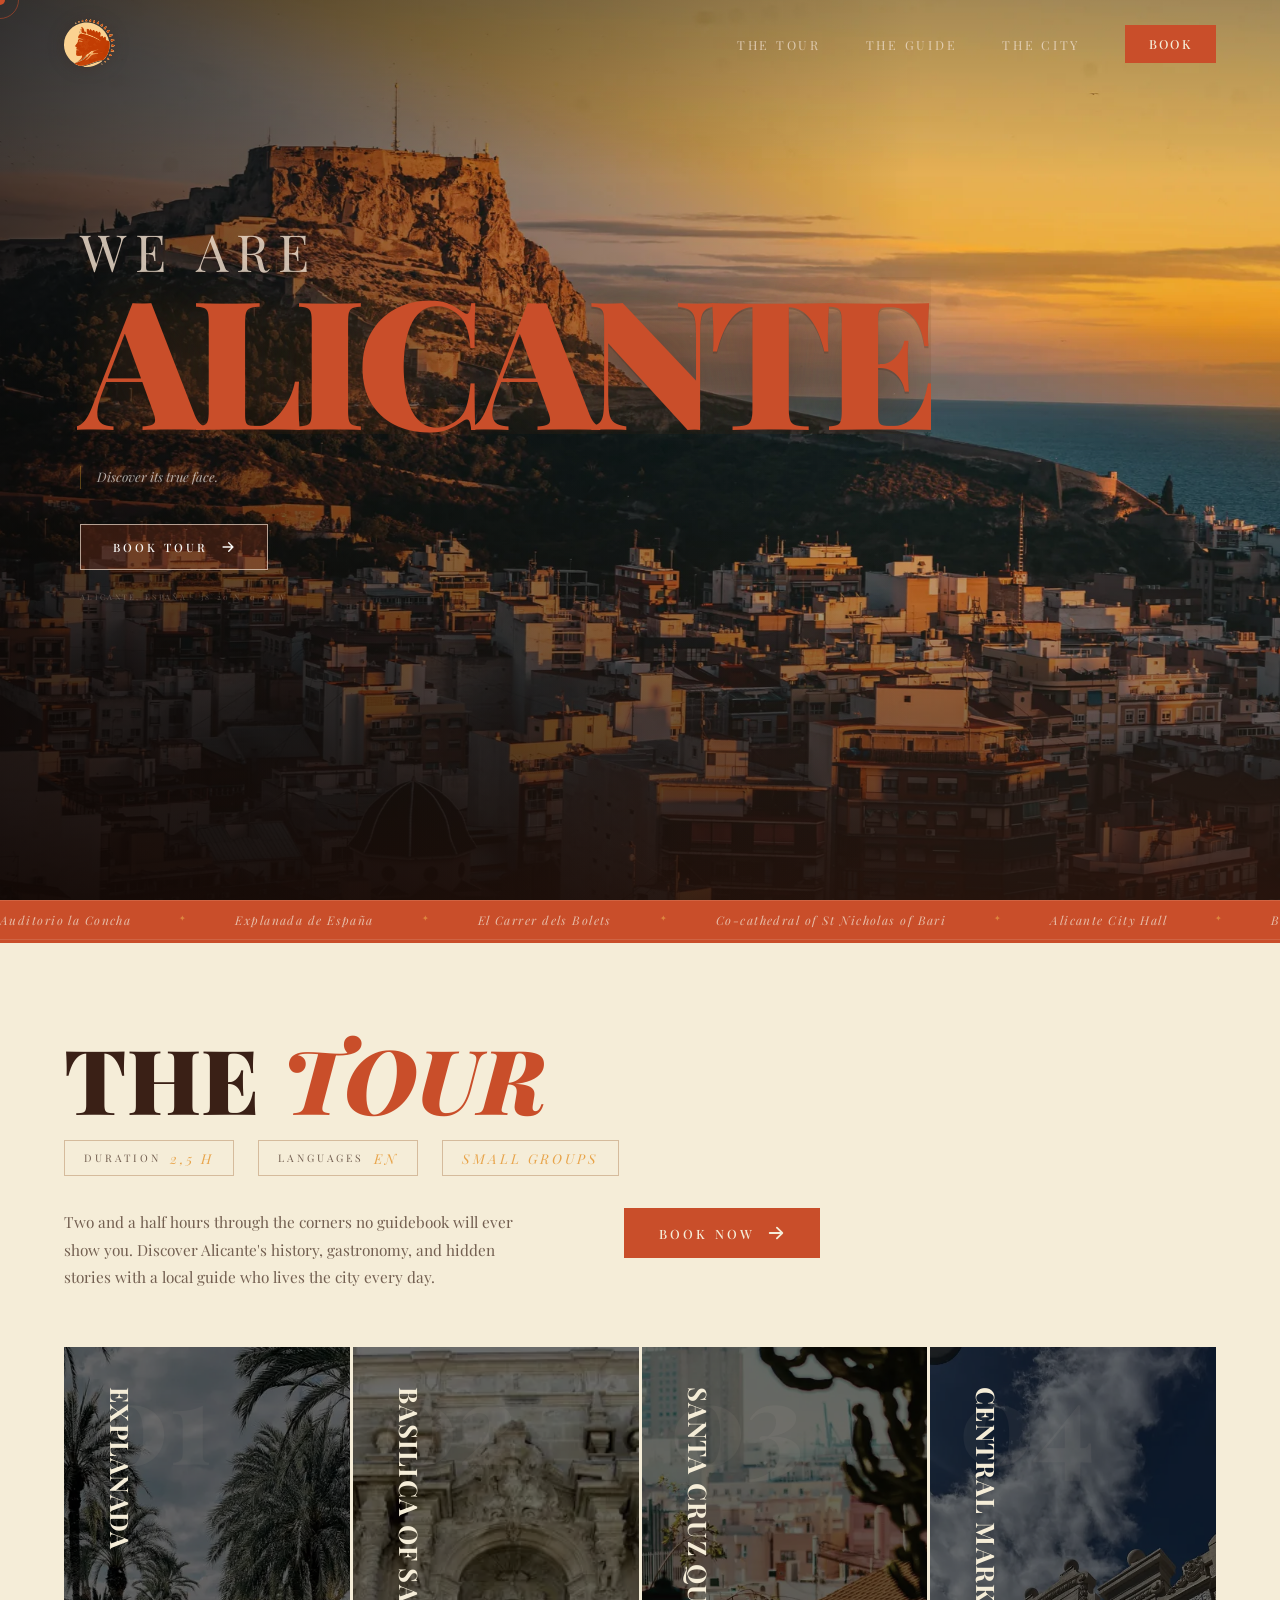
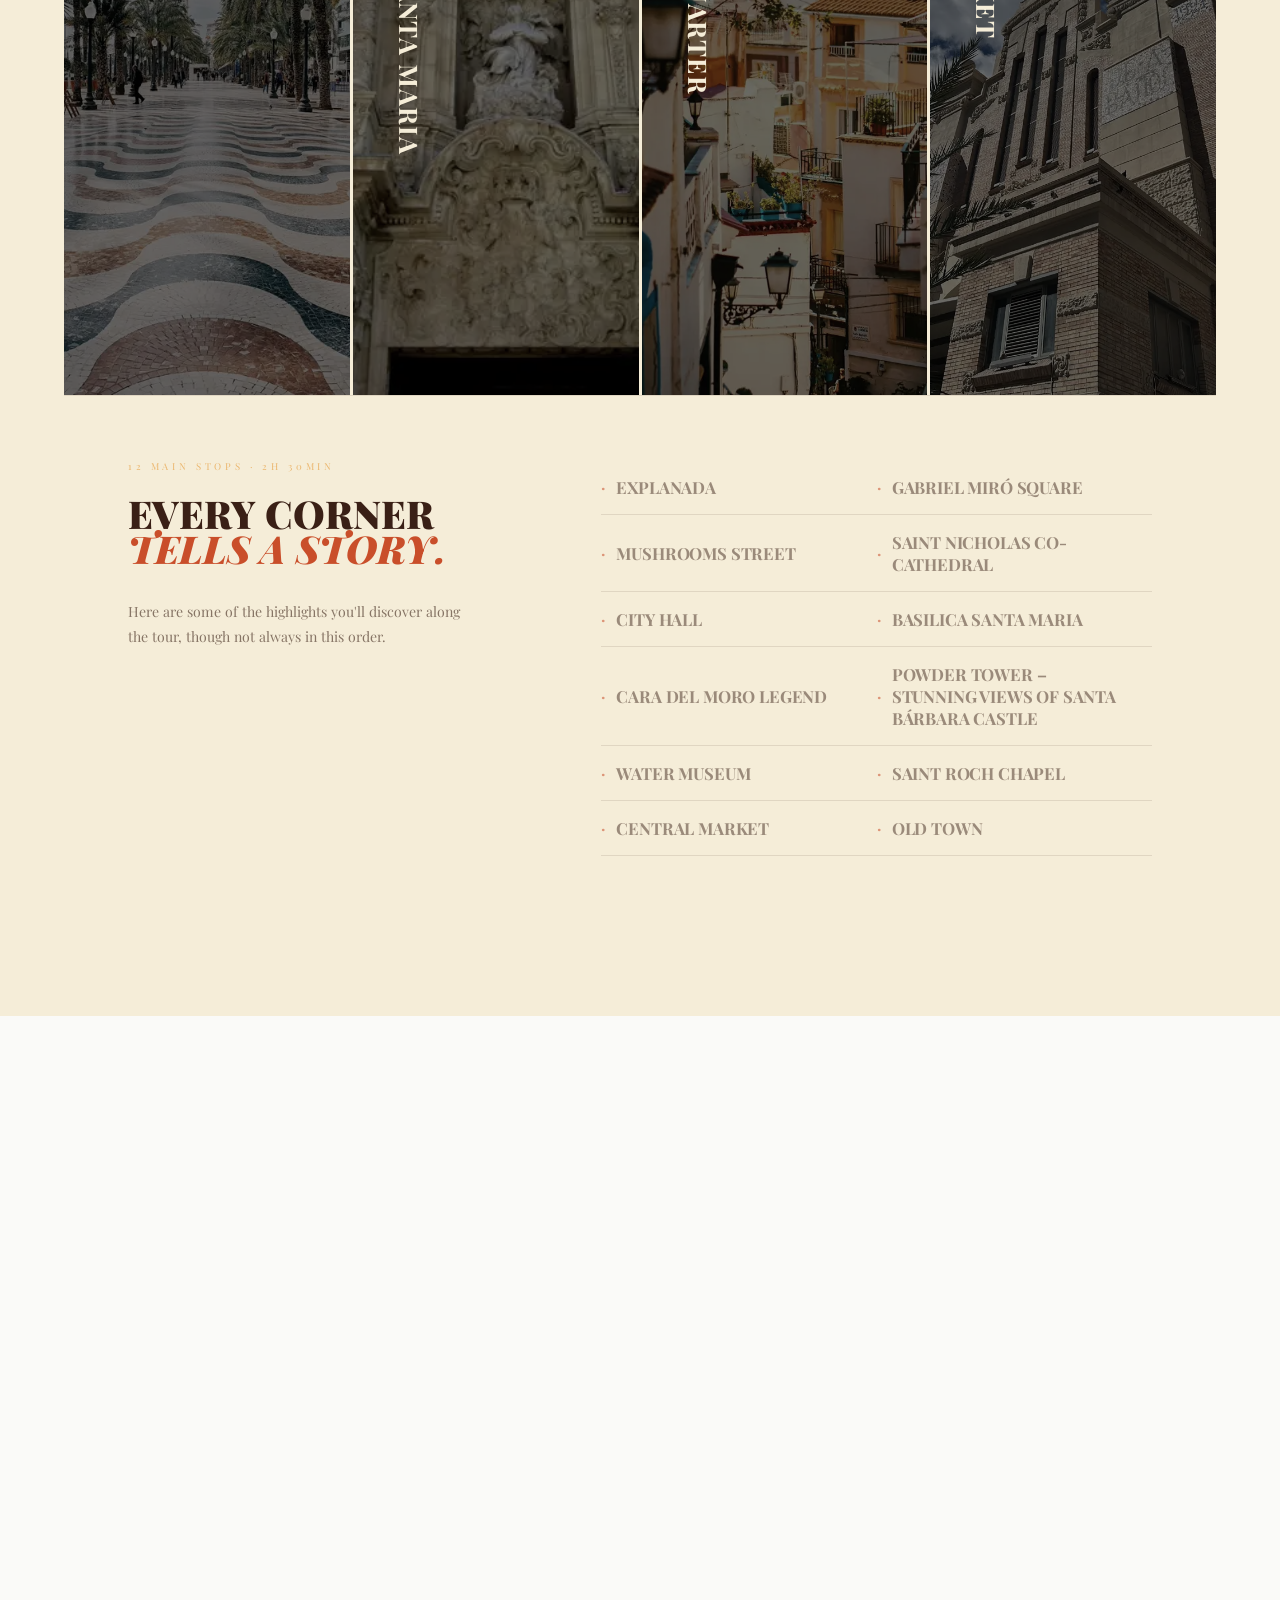
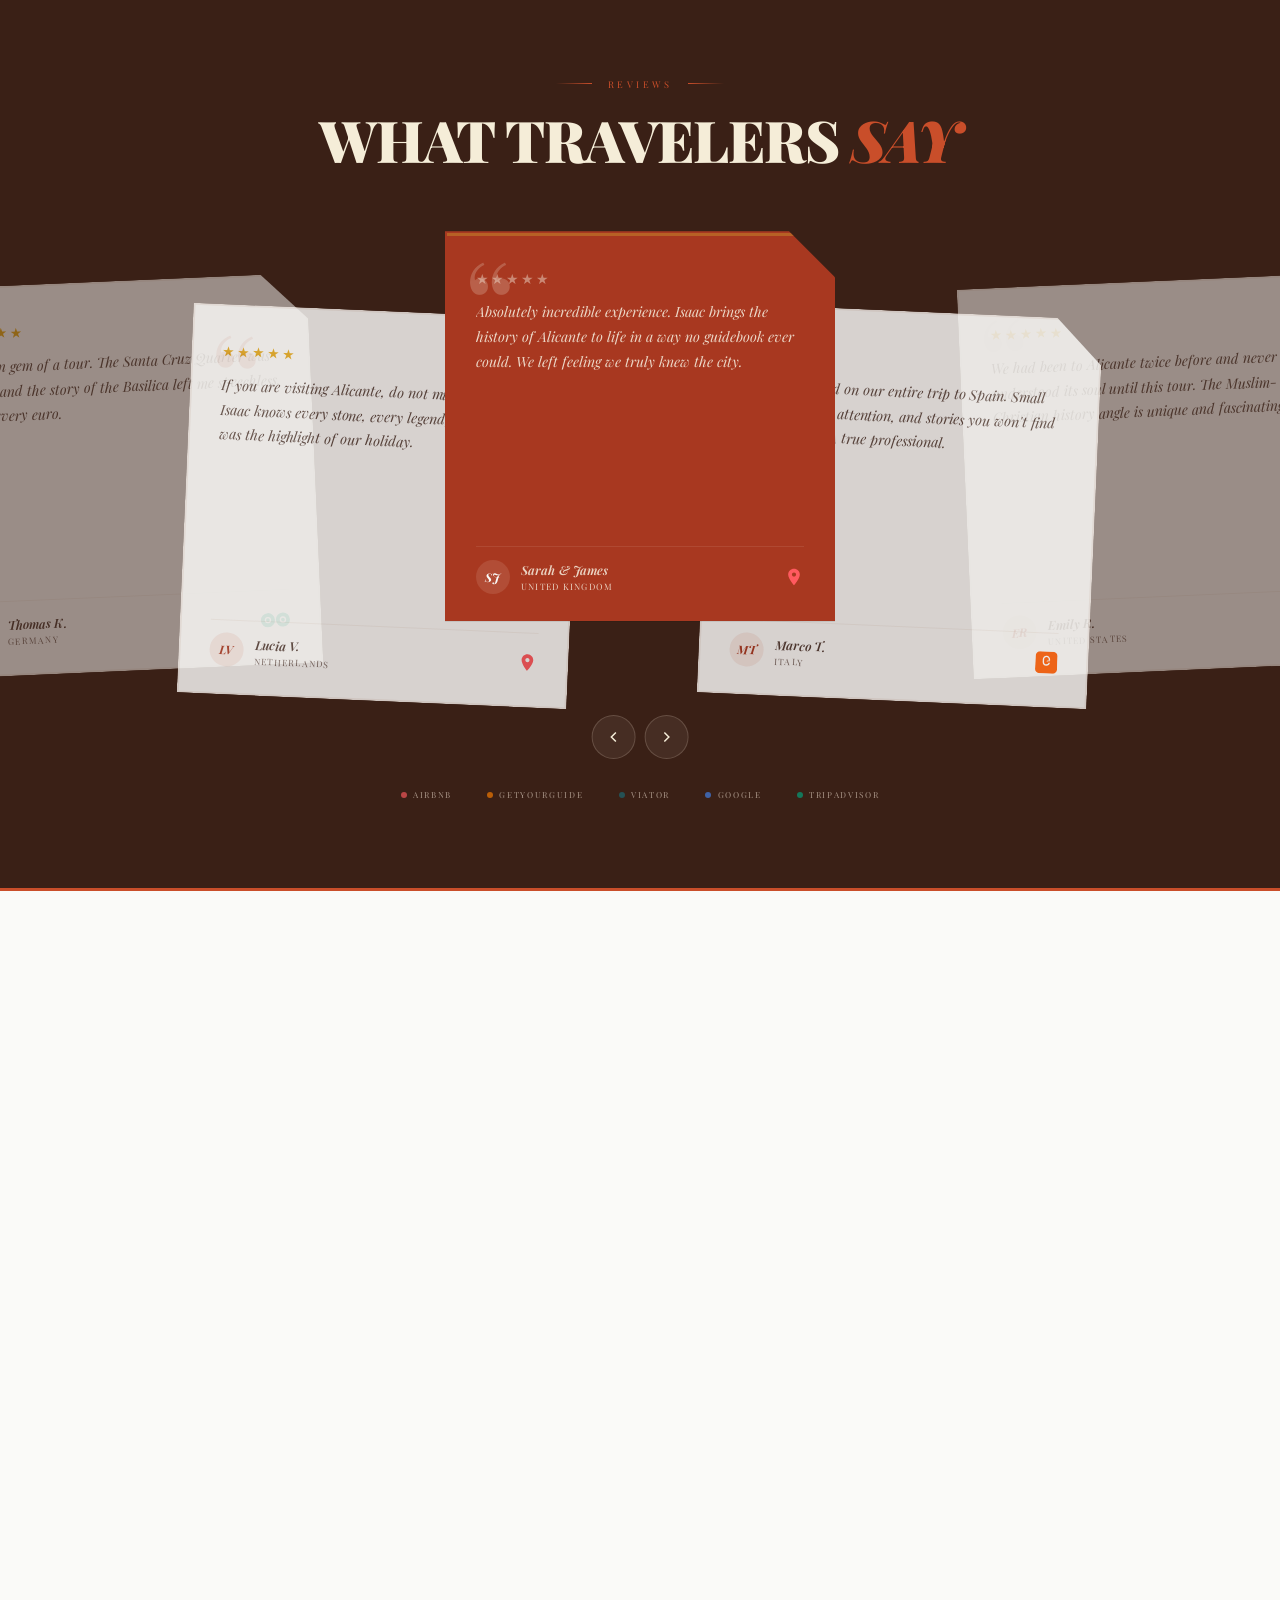
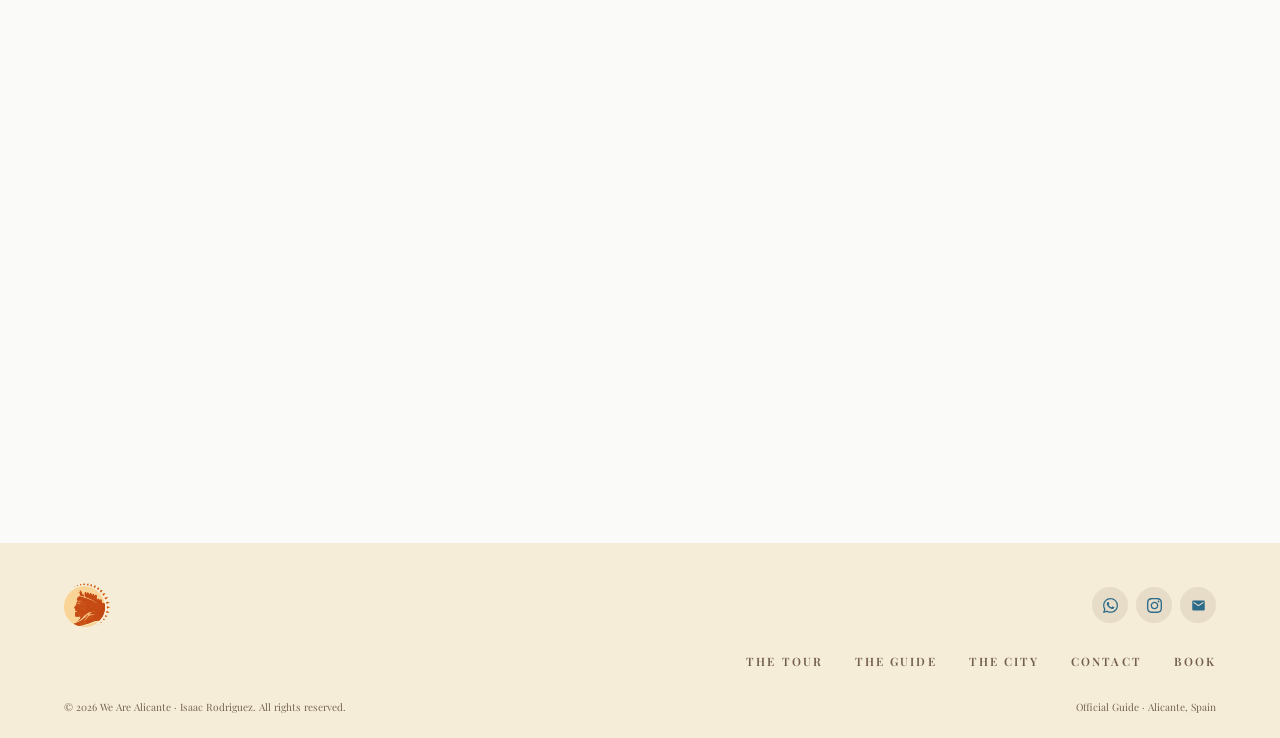
<file: index.html>
<!DOCTYPE html>
<html lang="en">
<head>
  <meta charset="UTF-8">
  <meta name="viewport" content="width=device-width, initial-scale=1.0">

  <!-- ═══ SEO PRIMARIO ═══ -->
  <title>We Are Alicante – Walking Tour in Alicante | Isaac Rodriguez, Local Tour Guide</title>
  <meta name="description" content="Book a walking tour in Alicante with Isaac Rodriguez. Small groups, instant confirmation. Real history, local gastronomy, and the hidden corners no guidebook will show you.">
  <meta name="keywords" content="walking tour Alicante, guided tour Alicante, Alicante tour guide, Isaac Rodriguez guide, We Are Alicante, things to do in Alicante, Alicante sightseeing, Santa Barbara Castle, Explanada Alicante, Alicante old town">
  <meta name="author" content="Isaac Rodriguez – We Are Alicante">
  <meta name="robots" content="index, follow, max-snippet:-1, max-image-preview:large, max-video-preview:-1">
  <link rel="canonical" href="https://www.wearealicante.com/">
  <link rel="sitemap" type="application/xml" href="https://www.wearealicante.com/sitemap.xml">

  <!-- ═══ FAVICON ═══ -->
  <link rel="icon" href="assets/images/favicon.svg" type="image/svg+xml">
  <link rel="icon" type="image/png" sizes="96x96"   href="assets/images/favicon-96x96.png">
  <link rel="icon" type="image/x-icon"              href="assets/images/favicon.ico">
  <link rel="apple-touch-icon" sizes="180x180"       href="assets/images/apple-touch-icon.png">
  <link rel="manifest" href="assets/site.webmanifest">
  <meta name="theme-color" content="#224433">
  <meta name="msapplication-TileColor" content="#224433">

  <!-- ═══ OPEN GRAPH – Facebook, WhatsApp, LinkedIn ═══ -->
  <meta property="og:type"        content="website">
  <meta property="og:url"         content="https://www.wearealicante.com/">
  <meta property="og:site_name"   content="We Are Alicante">
  <meta property="og:locale"      content="en_US">
  <meta property="og:title"       content="We Are Alicante – Walking Tour in Alicante with Isaac Rodriguez">
  <meta property="og:description" content="The tour that shows you the real Alicante. Small groups, limited spots and instant confirmation. History, gastronomy and the authentic corners of the city.">
  <meta property="og:image"       content="https://www.wearealicante.com/assets/images/og-image.png">
  <meta property="og:image:width"  content="1200">
  <meta property="og:image:height" content="630">
  <meta property="og:image:alt"   content="Walking Tour in Alicante – We Are Alicante">

  <!-- ═══ TWITTER CARD ═══ -->
  <meta name="twitter:card"        content="summary_large_image">
  <meta name="twitter:title"       content="We Are Alicante – Walking Tour in Alicante">
  <meta name="twitter:description" content="The tour that shows you the real Alicante. Small groups, confirmation in 2 hours.">
  <meta name="twitter:image"       content="https://www.wearealicante.com/assets/images/og-image.png">

  <!-- ═══ DATOS ESTRUCTURADOS JSON-LD ═══ -->
  <script type="application/ld+json">
  {
    "@context": "https://schema.org",
    "@graph": [
      {
        "@type": "LocalBusiness",
        "@id": "https://www.wearealicante.com/#business",
        "name": "We Are Alicante",
        "description": "Walking tour in Alicante with Isaac Rodriguez, local tour guide. Small groups, real history, gastronomy, and the authentic corners no guidebook will show you.",
        "url": "https://www.wearealicante.com",
        "telephone": "+34667241162",
        "email": "info@wearealicante.com",
        "image": "https://www.wearealicante.com/assets/images/og-image.png",
        "logo": "https://www.wearealicante.com/assets/images/logo.svg",
        "priceRange": "€€",
        "currenciesAccepted": "EUR",
        "paymentAccepted": "Cash, Credit Card",
        "address": {
          "@type": "PostalAddress",
          "streetAddress": "La Explanada de España",
          "addressLocality": "Alicante",
          "addressRegion": "Comunitat Valenciana",
          "postalCode": "03001",
          "addressCountry": "ES"
        },
        "geo": {
          "@type": "GeoCoordinates",
          "latitude": 38.3452,
          "longitude": -0.4815
        },
        "openingHoursSpecification": {
          "@type": "OpeningHoursSpecification",
          "dayOfWeek": ["Monday","Tuesday","Wednesday","Thursday","Friday","Saturday","Sunday"],
          "opens": "09:00",
          "closes": "20:00"
        },
        "inLanguage": ["es", "en"],
        "sameAs": []
      },
      {
        "@type": "TouristTrip",
        "@id": "https://www.wearealicante.com/#tour",
        "name": "Alicante Walking Tour: Roman, Islamic and Christian History",
        "description": "A 2h30min walking tour through the most authentic corners of Alicante: The Explanada, Basilica of Santa Maria, Santa Cruz Quarter, Central Market and more. Small groups, limited spots.",
        "url": "https://www.wearealicante.com",
        "provider": { "@id": "https://www.wearealicante.com/#business" },
        "touristType": ["Families", "Couples", "Solo travelers"],
        "inLanguage": ["es", "en"],
        "duration": "PT2H30M",
        "itinerary": {
          "@type": "ItemList",
          "itemListElement": [
            { "@type": "ListItem", "position": 1,  "name": "Auditorio la Concha" },
            { "@type": "ListItem", "position": 2,  "name": "Explanada de España" },
            { "@type": "ListItem", "position": 3,  "name": "El Carrer dels Bolets" },
            { "@type": "ListItem", "position": 4,  "name": "Co-cathedral of St Nicholas of Bari" },
            { "@type": "ListItem", "position": 5,  "name": "Alicante City Hall" },
            { "@type": "ListItem", "position": 6,  "name": "Basílica of Santa Maria" },
            { "@type": "ListItem", "position": 7,  "name": "Torre de la Pólvora" },
            { "@type": "ListItem", "position": 8,  "name": "Chapel of Saint Roch" },
            { "@type": "ListItem", "position": 9,  "name": "Casco Antiguo – Santa Cruz" },
            { "@type": "ListItem", "position": 10, "name": "Mercado Central de Alicante" }
          ]
        }
      },
      {
        "@type": "Person",
        "@id": "https://www.wearealicante.com/#isaac",
        "name": "Isaac Rodriguez",
        "jobTitle": "Tour Guide",
        "description": "Local tour guide in Alicante. Expert in the history, gastronomy, and authentic corners of the city.",
        "image": "https://www.wearealicante.com/assets/images/isaac.webp",
        "url": "https://www.wearealicante.com",
        "telephone": "+34667241162",
        "email": "info@wearealicante.com",
        "worksFor": { "@id": "https://www.wearealicante.com/#business" },
        "knowsLanguage": ["es", "en"],
        "address": {
          "@type": "PostalAddress",
          "addressLocality": "Alicante",
          "addressRegion": "Comunitat Valenciana",
          "addressCountry": "ES"
        }
      },
      {
        "@type": "FAQPage",
        "@id": "https://www.wearealicante.com/#faq",
        "mainEntity": [
          {
            "@type": "Question",
            "name": "How long does the walking tour in Alicante last?",
            "acceptedAnswer": {
              "@type": "Answer",
              "text": "The tour lasts approximately 2 hours and 30 minutes, covering the most authentic corners of Alicante."
            }
          },
          {
            "@type": "Question",
            "name": "What languages is the tour available in?",
            "acceptedAnswer": {
              "@type": "Answer",
              "text": "The tour is available in English and Spanish. Guide Isaac Rodriguez is fully bilingual."
            }
          },
          {
            "@type": "Question",
            "name": "How do I book the walking tour?",
            "acceptedAnswer": {
              "@type": "Answer",
              "text": "You can book directly on Airbnb, GetYourGuide, or Viator. You can also contact Isaac Rodriguez by WhatsApp for private or customized experiences."
            }
          },
          {
            "@type": "Question",
            "name": "How many people can join the tour?",
            "acceptedAnswer": {
              "@type": "Answer",
              "text": "Groups are small with limited spots to guarantee a personalized experience."
            }
          },
          {
            "@type": "Question",
            "name": "Where does the Alicante walking tour start?",
            "acceptedAnswer": {
              "@type": "Answer",
              "text": "The tour starts at La Explanada de España, Alicante's most iconic promenade, right by the Mediterranean."
            }
          }
        ]
      }
    ]
  }
  </script>

  <!-- ═══ FUENTES ═══ -->
  <link rel="preconnect" href="https://fonts.googleapis.com">
  <link rel="preconnect" href="https://fonts.gstatic.com" crossorigin>
  <link rel="preload" as="style" href="https://fonts.googleapis.com/css2?family=Playfair+Display:ital,wght@0,400..900;1,400..900&display=swap"
        onload="this.onload=null;this.rel='stylesheet'">
  <noscript><link href="https://fonts.googleapis.com/css2?family=Playfair+Display:ital,wght@0,400..900;1,400..900&display=swap" rel="stylesheet"></noscript>

  <!-- ═══ PRELOAD IMÁGENES CRÍTICAS ═══ -->
  <link rel="preload" as="image" href="assets/images/img_castillo_sunset.webp"
        media="(min-width: 769px)">
  <link rel="preload" as="image" href="assets/images/img_castillo_sunset-sm.webp"
        media="(max-width: 768px)">

  <!-- ═══ DNS PREFETCH ═══ -->
  <link rel="dns-prefetch" href="https://wa.me">

  <!-- ═══ ESTILOS ═══ -->
  <!-- CSS crítico (above-the-fold) inline; el resto se carga sin bloquear el render -->
  <style>
    :root {
      --cream:   #FAFAF8;
      --sand:    #F5EDD8;
      --mustard: #E8A44A;
      --stone:   #F0C880;
      --terra:   #C94E2A;
      --ember:   #A83820;
      --sienna:  #3A2016;
      --deep:    #3A2016;
      --med:     #2C6B8A;
    }
    *, *::before, *::after { box-sizing: border-box; margin: 0; padding: 0; }
    html { scroll-behavior: smooth; }
    body {
      background: var(--cream);
      color: var(--deep);
      font-family: 'Playfair Display', serif;
      font-weight: 300;
      overflow-x: hidden;
      cursor: none;
    }
    .cursor {
      width: 10px; height: 10px;
      background: var(--terra);
      border-radius: 50%;
      position: fixed; top: 0; left: 0;
      pointer-events: none; z-index: 9999;
      transform: translate(-50%, -50%);
      transition: transform .12s ease, background .3s, border .3s;
    }
    .cursor-ring {
      width: 38px; height: 38px;
      border: 1.5px solid var(--terra);
      border-radius: 50%;
      position: fixed; top: 0; left: 0;
      pointer-events: none; z-index: 9998;
      transform: translate(-50%, -50%);
      opacity: .55;
      transition: opacity .3s;
    }
    @media (hover: none) {
      .cursor, .cursor-ring { display: none; }
      body { cursor: auto; }
    }
    .preloader {
      position: fixed; inset: 0;
      background: var(--cream);
      z-index: 10000;
      display: flex; align-items: center; justify-content: center;
      flex-direction: column; gap: 2rem;
      transition: opacity .25s ease, visibility .25s ease;
    }
    .preloader.gone { opacity: 0; visibility: hidden; pointer-events: none; }
    .pl-word {
      font-family: 'Playfair Display', serif;
      font-size: clamp(2.5rem, 9vw, 6.5rem);
      font-weight: 900;
      color: var(--terra);
      letter-spacing: .08em;
      text-transform: uppercase;
      line-height: 1;
      overflow: hidden;
    }
    .pl-word span {
      display: inline-block;
      opacity: 0;
      transform: translateY(100%);
      animation: plUp .35s cubic-bezier(.22, 1, .36, 1) forwards;
    }
    .pl-word span:nth-child(1) { animation-delay: .05s; }
    .pl-word span:nth-child(2) { animation-delay: .1s; }
    .pl-word span:nth-child(3) { animation-delay: .16s; }
    .pl-em {
      font-family: 'Playfair Display', serif;
      font-size: clamp(.9rem, 2.5vw, 1.4rem);
      font-style: italic;
      color: var(--mustard);
      letter-spacing: .25em;
      opacity: 0;
      animation: plFade .4s .35s ease forwards;
    }
    .pl-line {
      width: 0; height: 1px;
      background: var(--mustard);
      animation: plLine .5s .25s ease forwards;
    }
    @keyframes plUp   { to { opacity: 1; transform: translateY(0); } }
    @keyframes plFade { to { opacity: 1; } }
    @keyframes plLine { to { width: 180px; } }
    nav {
      position: fixed; top: 0; left: 0; right: 0;
      z-index: 1000;
      padding: 1.2rem 4rem;
      display: flex; align-items: center; justify-content: space-between;
      transition: padding .4s ease, background .5s ease;
    }
    nav.scrolled {
      padding: .75rem 4rem;
      background: rgba(58, 32, 22, .97);
      backdrop-filter: blur(14px);
    }
    .nav-logo { display: flex; align-items: center; text-decoration: none; flex-shrink: 0; }
    .nav-logo-img {
      height: 48px;
      width: auto;
      display: block;
      transition: opacity .3s, filter .3s;
      filter: drop-shadow(0 1px 8px rgba(58,32,22,.35));
    }
    .nav-logo:hover .nav-logo-img { opacity: .88; filter: drop-shadow(0 2px 12px rgba(58,32,22,.5)); }
    .nav-links { display: flex; align-items: center; gap: 2.8rem; list-style: none; }
    .nav-links a {
      color: rgba(240, 224, 208, .75);
      text-decoration: none;
      font-size: .78rem;
      letter-spacing: .22em;
      text-transform: uppercase;
      font-weight: 400;
      transition: color .3s;
    }
    .nav-links a:hover { color: var(--sand); }
    .nav-cta {
      background: var(--terra) !important;
      color: var(--sand) !important;
      padding: .65rem 1.5rem !important;
      opacity: 1 !important;
      letter-spacing: .18em !important;
      transition: background .3s !important;
      font-weight: 500 !important;
    }
    .nav-cta:hover { background: var(--ember) !important; }
    nav.scrolled .nav-cta { background: var(--terra) !important; }
    nav.scrolled .nav-cta:hover { background: var(--ember) !important; }
    .burger { display: none; flex-direction: column; gap: 5px; background: none; border: none; cursor: pointer; }
    .burger span { display: block; width: 28px; height: 1.5px; background: var(--sand); transition: .35s; }
    .mob-nav {
      position: fixed; inset: 0;
      background: var(--deep);
      z-index: 990;
      display: flex; flex-direction: column;
      align-items: center; justify-content: center; gap: 2.5rem;
      transform: translateY(-100%);
      transition: transform .65s cubic-bezier(.22, 1, .36, 1);
    }
    .mob-nav.open { transform: translateY(0); }
    .mob-nav a {
      font-family: 'Playfair Display', serif;
      font-size: clamp(2.5rem, 8vw, 4.5rem);
      font-weight: 700;
      color: var(--sand);
      text-decoration: none;
      text-transform: uppercase;
      transition: color .3s;
    }
    .mob-nav a:hover { color: var(--mustard); }
    .mob-sub { font-size: .78rem; letter-spacing: .32em; color: rgba(240, 224, 208, .4); text-transform: uppercase; }
    .reveal {
      opacity: 0;
      transform: translateY(55px);
      transition: opacity .95s ease, transform .95s cubic-bezier(.22, 1, .36, 1);
    }
    .reveal.visible { opacity: 1; transform: translateY(0); }
    .r1 { transition-delay: .12s; }
    .r2 { transition-delay: .24s; }
    .r3 { transition-delay: .36s; }
    .r4 { transition-delay: .48s; }
    .r5 { transition-delay: .60s; }
    .hero { height: 100vh; position: relative; display: flex; align-items: center; overflow: hidden; }
    .hero-bg {
      position: absolute; inset: 0;
      background-color: var(--deep);
      background-image:
        linear-gradient(to bottom, rgba(0,0,0,.28) 0%, transparent 22%),
        linear-gradient(to right, rgba(8,3,2,.72) 0%, rgba(8,3,2,.28) 44%, transparent 70%),
        linear-gradient(to top, rgba(40,18,10,.94) 0%, rgba(40,18,10,.18) 44%, transparent 64%),
        url('assets/images/img_castillo_sunset.webp');
      background-size: cover;
      background-position: center;
      background-repeat: no-repeat;
      transform: scale(1.08);
      will-change: transform;
    }
    .hero-inner { position: relative; z-index: 2; padding: 0 5rem 8vh; width: 100%; }
    .hero-inner > div { display: flex; flex-direction: column; align-items: flex-start; text-align: left; }
    .hero-h1 {
      font-family: 'Playfair Display', serif;
      font-size: clamp(1.6rem, 4vw, 4rem);
      font-weight: 900; line-height: 1;
      color: var(--sand);
      text-align: left;
      text-transform: uppercase; letter-spacing: .18em;
      text-shadow: 0 2px 20px rgba(58,32,22,.45), 0 1px 0 rgba(58,32,22,.2);
    }
    .hero-h1 .ln { display: block; overflow: hidden; padding-left: .06em; margin-left: -.06em; }
    .hero-h1 .ln span {
      display: block; opacity: 0; transform: translateY(110%);
      animation: riseUp .95s cubic-bezier(.22, 1, .36, 1) forwards;
    }
    .hero-h1 .ln:nth-child(1) span { animation-delay: .3s; font-weight: 400; color: rgba(240,224,208,.82); }
    .hero-h1 .ln:nth-child(2) span { animation-delay: .5s; }
    .hero-h1 em {
      font-style: normal;
      display: block;
      font-size: clamp(3.8rem, 14vw, 12rem);
      letter-spacing: -.05em;
      line-height: .88;
      color: var(--terra);
      text-shadow: 0 6px 60px rgba(58,32,22,.6), 0 2px 0 rgba(58,32,22,.22), 0 0 80px rgba(232,164,74,.2);
    }
    .hero-sub {
      font-size: clamp(.82rem, 1vw, .92rem);
      font-style: italic;
      color: rgba(250, 250, 248, .65);
      line-height: 1.72; max-width: 320px;
      text-align: left;
      margin-top: 2rem; margin-bottom: 2.2rem;
      padding-left: 1rem;
      border-left: 1.5px solid rgba(200,146,42,.4);
      text-shadow: 0 1px 12px rgba(58,32,22,.5);
      opacity: 0; animation: riseUp .9s .7s ease forwards;
    }
    .btn-hero {
      display: inline-flex; align-items: center; gap: .8rem;
      background: rgba(201,78,42,.22); color: var(--cream);
      border: 1.5px solid rgba(240,224,208,.68);
      padding: .9rem 2rem; text-decoration: none;
      font-size: .72rem; letter-spacing: .26em;
      text-transform: uppercase; font-weight: 500;
      opacity: 0; animation: riseUp .9s .85s ease forwards;
      transition: background .3s, border-color .3s, transform .3s, gap .3s;
    }
    .btn-hero:hover { background: rgba(240,224,208,.1); border-color: rgba(240,224,208,.65); transform: translateY(-3px); gap: 1.1rem; }
    .btn-hero svg { width: 14px; height: 14px; fill: var(--cream); flex-shrink: 0; }
    .hero-loc {
      font-size: .48rem; letter-spacing: .3em;
      text-transform: uppercase;
      color: rgba(240,224,208,.28);
      margin-top: 1.4rem;
      opacity: 0; animation: riseUp .9s 1s ease forwards;
    }
    .hero-scroll {
      position: absolute; right: 4rem; bottom: 3rem;
      writing-mode: vertical-lr;
      font-size: .62rem; letter-spacing: .38em;
      text-transform: uppercase; color: rgba(240, 224, 208, .45);
      display: flex; align-items: center; gap: 1.2rem;
      opacity: 0; animation: riseUp .8s 1.15s ease forwards;
    }
    .hero-scroll::after {
      content: ''; width: 1px; height: 55px;
      background: var(--mustard);
      animation: scrollPulse 2.2s 1.4s ease infinite;
    }
    @keyframes riseUp { from { opacity: 0; transform: translateY(22px); } to { opacity: 1; transform: translateY(0); } }
    @keyframes scrollPulse {
      0%   { transform: scaleY(0); transform-origin: top; opacity: 1; }
      50%  { transform: scaleY(1); transform-origin: top; }
      51%  { transform: scaleY(1); transform-origin: bottom; }
      100% { transform: scaleY(0); transform-origin: bottom; opacity: .3; }
    }
    .ticker {
      background: var(--terra);
      border-top: 1px solid rgba(240, 224, 208, .15);
      border-bottom: 1px solid rgba(240, 224, 208, .15);
      padding: .7rem 0;
      overflow: hidden;
      position: relative;
    }
    .ticker-track { display: flex; gap: 3rem; white-space: nowrap; animation: ticker 30s linear infinite; }
    .ticker-track span {
      font-family: 'Playfair Display', serif;
      font-size: .75rem; font-style: italic; font-weight: 400;
      color: rgba(240, 224, 208, .75); letter-spacing: .12em; flex-shrink: 0;
    }
    .ticker-track .dot { color: var(--mustard); font-style: normal; font-size: .5rem; opacity: .65; }
    @keyframes ticker { from { transform: translateX(0); } to { transform: translateX(-50%); } }
    @media (hover: none) {
      .hero-bg {
        background-image:
          linear-gradient(to bottom, rgba(0,0,0,.32) 0%, transparent 18%),
          linear-gradient(to right, rgba(8,3,2,.78) 0%, rgba(8,3,2,.32) 42%, transparent 68%),
          linear-gradient(to top, rgba(58,32,22,.95) 0%, rgba(58,32,22,.35) 38%, transparent 62%),
          url('assets/images/img_castillo_sunset-sm.webp');
        background-position: center;
        background-size: cover;
      }
    }
    @media (max-width: 768px) {
      .pl-word { text-align: center; }
      nav { padding: .9rem 1.5rem; }
      nav.scrolled { padding: .6rem 1.5rem; }
      .nav-links { display: none; }
      .burger { display: flex; }
      .hero-inner { padding: 0 2rem 18vh; }
      .hero-h1 { letter-spacing: .1em; }
      .hero-inner > div { max-width: 100%; }
      .hero-sub { max-width: 90%; font-size: clamp(.82rem, 3.5vw, .92rem); margin-top: 1.4rem; margin-bottom: 1.8rem; padding-left: .8rem; }
      .btn-hero { max-width: 260px; justify-content: center; padding: 1rem 1.8rem; letter-spacing: .2em; }
      .hero-loc { display: none; }
      .btn-hero svg { display: none; }
      .hero-scroll { display: none; }
    }
  </style>
  <link rel="preload" as="style" href="src/css/styles.css"
        onload="this.onload=null;this.rel='stylesheet'">
  <noscript><link rel="stylesheet" href="src/css/styles.css"></noscript>
  <style>
    /* ════ TESTIMONIALS ════ */
    .tm-section {
      background: var(--deep);
      padding: 6rem 0 3rem;
      overflow: hidden;
    }
    .tm-head {
      text-align: center;
      margin-bottom: 2rem;
      padding: 0 2rem;
    }
    .tm-eyebrow {
      font-size: .58rem;
      letter-spacing: .38em;
      text-transform: uppercase;
      color: var(--terra);
      display: flex; align-items: center; justify-content: center;
      gap: 1rem;
      margin-bottom: 1.2rem;
    }
    .tm-eyebrow::before, .tm-eyebrow::after {
      content: ''; width: 36px; height: 1px;
      background: linear-gradient(90deg, transparent, var(--terra));
    }
    .tm-eyebrow::after { transform: scaleX(-1); }
    .tm-h2 {
      font-family: 'Playfair Display', serif;
      font-size: clamp(2.2rem, 4.5vw, 3.6rem);
      font-weight: 900;
      color: var(--sand);
      text-transform: uppercase;
      letter-spacing: -.02em;
      line-height: 1.05;
    }
    .tm-h2 em { font-style: italic; color: var(--terra); }

    .tm-stage-wrap {
      position: relative;
      height: 580px;
    }
    .tm-stage {
      position: relative;
      width: 100%;
      height: 100%;
      cursor: grab;
    }
    .tm-stage.dragging { cursor: grabbing; }
    .tm-card.no-tr { transition: none !important; }
    .tm-card {
      position: absolute;
      left: 50%; top: 50%;
      clip-path: polygon(0 0, calc(100% - 46px) 0, 100% 46px, 100% 100%, 0 100%);
      padding: 2.2rem 1.8rem 1.6rem;
      text-decoration: none;
      display: flex;
      flex-direction: column;
      transition: transform .52s cubic-bezier(.25,.46,.45,.94), opacity .42s ease, background-color .44s ease, color .44s ease, box-shadow .44s ease;
      background: var(--cream);
      border: 2px solid rgba(139,69,19,.08);
      overflow: hidden;
      user-select: none;
      box-sizing: border-box;
    }
    /* Comilla decorativa como backdrop — fuera del flujo flex */
    .tm-card::before {
      content: '\201C';
      font-family: 'Playfair Display', serif;
      font-size: 8rem;
      line-height: 1;
      color: var(--terra);
      opacity: .08;
      position: absolute;
      top: .3rem; left: 1rem;
      pointer-events: none;
    }
    .tm-card--active::before { opacity: .28; color: rgba(240,224,208,.85); }
    /* Línea diagonal del corner cut */
    .tm-card::after {
      content: '';
      position: absolute;
      right: -2px; top: 30px;
      width: 68px; height: 1px;
      background: rgba(139,69,19,.15);
      transform-origin: right center;
      transform: rotate(45deg);
    }
    .tm-card--active {
      background: var(--ember);
      border-color: transparent;
      box-shadow:
        inset 0 3px 0 rgba(200,146,42,.45),
        0 12px 0 4px rgba(10,4,2,.32);
      cursor: default;
    }
    .tm-card--active::after { background: rgba(240,224,208,.16); }

    .tm-stars {
      display: block;
      font-size: .86rem;
      color: #E4A91A;
      letter-spacing: .15em;
      margin-bottom: .85rem;
      flex-shrink: 0;
    }
    .tm-card--active .tm-stars { color: rgba(240,224,208,.48); }

    .tm-quote {
      font-family: 'Playfair Display', serif;
      font-style: italic;
      font-size: clamp(.88rem, 1.05vw, 1rem);
      line-height: 1.76;
      color: rgba(44,18,8,.76);
      margin: 0 0 auto;
      flex: 1;
      display: -webkit-box;
      -webkit-line-clamp: 6;
      line-clamp: 6;
      -webkit-box-orient: vertical;
      overflow: hidden;
    }
    .tm-card--active .tm-quote { color: rgba(240,224,208,.94); }

    .tm-footer {
      display: flex;
      align-items: center;
      gap: .7rem;
      margin-top: 1rem;
      padding-top: .8rem;
      border-top: 1px solid rgba(139,69,19,.06);
      flex-shrink: 0;
    }
    .tm-card--active .tm-footer { border-top-color: rgba(240,224,208,.1); }

    .tm-avatar {
      width: 34px; height: 34px;
      border-radius: 50%;
      background: rgba(201,78,42,.1);
      color: var(--ember);
      font-family: 'Playfair Display', serif;
      font-size: .74rem;
      font-weight: 700;
      font-style: italic;
      letter-spacing: 0;
      display: flex; align-items: center; justify-content: center;
      flex-shrink: 0;
    }
    .tm-card--active .tm-avatar {
      background: rgba(240,224,208,.12);
      color: var(--cream);
    }

    .tm-info { flex: 1; min-width: 0; }
    .tm-name {
      display: block;
      font-family: 'Playfair Display', serif;
      font-style: italic;
      font-size: .78rem;
      font-weight: 600;
      letter-spacing: .01em;
      color: rgba(44,18,8,.82);
      white-space: nowrap;
      overflow: hidden;
      text-overflow: ellipsis;
    }
    .tm-card--active .tm-name { color: rgba(240,224,208,.93); }
    .tm-country {
      display: block;
      font-size: .55rem;
      letter-spacing: .14em;
      text-transform: uppercase;
      color: rgba(44,18,8,.62);
      margin-top: 2px;
    }
    .tm-card--active .tm-country { color: rgba(240,224,208,.9); }
    .tm-icon { flex-shrink: 0; line-height: 0; display: flex; align-items: center; }

    .tm-controls {
      position: absolute;
      bottom: 1.4rem;
      left: 50%; transform: translateX(-50%);
      display: flex; gap: .55rem;
      z-index: 20;
    }
    .tm-btn {
      width: 44px; height: 44px;
      border-radius: 50%;
      background: rgba(240,224,208,.07);
      border: 1px solid rgba(240,224,208,.18);
      color: var(--sand);
      display: flex; align-items: center; justify-content: center;
      cursor: pointer;
      transition: background .22s, border-color .22s, transform .15s;
      clip-path: none;
    }
    .tm-btn:hover {
      background: rgba(240,224,208,.18);
      border-color: rgba(240,224,208,.38);
      transform: scale(1.1);
    }
    .tm-btn svg { width: 18px; height: 18px; }

    .tm-source-row {
      display: flex;
      justify-content: center;
      gap: 2.2rem;
      padding: .5rem 2rem 2.5rem;
      flex-wrap: wrap;
    }
    .tm-source-dot {
      display: flex;
      align-items: center;
      gap: .4rem;
      font-size: .52rem;
      letter-spacing: .2em;
      text-transform: uppercase;
      color: rgba(240,224,208,.6);
    }
    .tm-source-dot::before {
      content: '';
      width: 6px; height: 6px;
      border-radius: 50%;
      background: var(--dot-c);
      opacity: .65;
      flex-shrink: 0;
    }

    @media (max-width: 768px) {
      .tm-stage-wrap { height: 460px; }
      .tm-section { padding: 4rem 0 2.5rem; }
    }
  </style>
</head>
<body>

<!-- CURSOR -->
<div class="cursor" id="cursor"></div>
<div class="cursor-ring" id="cring"></div>

<!-- PRELOADER -->
<div class="preloader" id="preloader">
  <div class="pl-word"><span>WE</span>&nbsp;<span>ARE</span>&nbsp;<span>ALICANTE</span></div>
  <div class="pl-line"></div>
  <p class="pl-em">Isaac Rodriguez · Tour Guide</p>
</div>


<!-- MENÚ MÓVIL -->
<div class="mob-nav" id="mobNav">
  <a href="#tours"   onclick="closeMob()">The Tour</a>
  <a href="#about"   onclick="closeMob()">The Guide</a>
  <a href="#ciudad"  onclick="closeMob()">The City</a>
  <a href="booking.html" onclick="closeMob()">Book</a>
  <span class="mob-sub">We Are Alicante</span>
</div>

<!-- NAVEGACIÓN -->
<nav id="mainNav">
  <a href="#" class="nav-logo">
    <img src="assets/images/logo.svg" alt="We Are Alicante" class="nav-logo-img" width="51" height="48" fetchpriority="high">
  </a>
  <ul class="nav-links">
    <li><a href="#tours">The Tour</a></li>
    <li><a href="#about">The Guide</a></li>
    <li><a href="#ciudad">The City</a></li>
    <li><a href="booking.html" class="nav-cta">Book</a></li>
  </ul>
  <button class="burger" id="burger" aria-label="Menu">
    <span></span><span></span><span></span>
  </button>
</nav>

<!-- ═══════════════════════════════════
     HERO
════════════════════════════════════ -->
<section class="hero" id="hero">
  <div class="hero-bg" id="heroBg"></div>
  <div class="hero-inner">
    <div>
      <h1 class="hero-h1">
        <span class="ln"><span>We Are</span></span>
        <span class="ln"><span><em>Alicante</em></span></span>
      </h1>
      <p class="hero-sub">Discover its true face.</p>
      <a href="booking.html"
         target="_blank" class="btn-hero">
        Book Tour
        <svg viewBox="0 0 20 20" fill="currentColor"><path fill-rule="evenodd" d="M10.293 3.293a1 1 0 011.414 0l6 6a1 1 0 010 1.414l-6 6a1 1 0 01-1.414-1.414L14.586 11H3a1 1 0 110-2h11.586l-4.293-4.293a1 1 0 010-1.414z" clip-rule="evenodd"/></svg>
      </a>
      <p class="hero-loc">Alicante, España &middot; 38°20'N, 0°29'W</p>
    </div>
  </div>
</section>

<!-- TICKER -->
<div class="ticker">
  <div class="ticker-track">
    <span>Auditorio la Concha</span><span class="dot">✦</span>
    <span>Explanada de España</span><span class="dot">✦</span>
    <span>El Carrer dels Bolets</span><span class="dot">✦</span>
    <span>Co-cathedral of St Nicholas of Bari</span><span class="dot">✦</span>
    <span>Alicante City Hall</span><span class="dot">✦</span>
    <span>Basílica of Santa Maria</span><span class="dot">✦</span>
    <span>Torre de la Pólvora</span><span class="dot">✦</span>
    <span>Chapel of Saint Roch</span><span class="dot">✦</span>
    <span>Casco Antiguo – Santa Cruz</span><span class="dot">✦</span>
    <span>Mercado Central de Alicante</span><span class="dot">✦</span>
    <span>Auditorio la Concha</span><span class="dot">✦</span>
    <span>Explanada de España</span><span class="dot">✦</span>
    <span>El Carrer dels Bolets</span><span class="dot">✦</span>
    <span>Co-cathedral of St Nicholas of Bari</span><span class="dot">✦</span>
    <span>Alicante City Hall</span><span class="dot">✦</span>
    <span>Basílica of Santa Maria</span><span class="dot">✦</span>
    <span>Torre de la Pólvora</span><span class="dot">✦</span>
    <span>Chapel of Saint Roch</span><span class="dot">✦</span>
    <span>Casco Antiguo – Santa Cruz</span><span class="dot">✦</span>
    <span>Mercado Central de Alicante</span><span class="dot">✦</span>
  </div>
</div>

<!-- ═══════════════════════════════════
     THE TOUR
════════════════════════════════════ -->
<section class="tour" id="tours">

  <div class="tour-head">
    <h2 class="tour-h2 reveal">The<em> Tour</em></h2>
  </div>

  <div class="tour-meta-row">
    <div class="tour-meta-pills">
      <div class="tour-meta-pill reveal">Duration <span>2,5 h</span></div>
      <div class="tour-meta-pill reveal r1">Languages <span>EN</span></div>
      <div class="tour-meta-pill reveal r2"><span>Small Groups</span></div>
    </div>
    <div class="tour-meta-body">
      <p class="tour-intro-p reveal r2">Two and a half hours through the corners no guidebook will ever show you. Discover Alicante's history, gastronomy, and hidden stories with a local guide who lives the city every day.</p>
      <a href="booking.html" target="_blank" class="btn-terra reveal r3">
        Book Now
        <svg viewBox="0 0 20 20" fill="currentColor"><path fill-rule="evenodd" d="M10.293 3.293a1 1 0 011.414 0l6 6a1 1 0 010 1.414l-6 6a1 1 0 01-1.414-1.414L14.586 11H3a1 1 0 110-2h11.586l-4.293-4.293a1 1 0 010-1.414z" clip-rule="evenodd"/></svg>
      </a>
    </div>
  </div>

  <!-- Foto-cards expandibles: paradas 01-04 -->
  <div class="stops-strip">

    <div class="stop-card reveal">
      <img src="assets/images/img_explanada2.webp"
     srcset="assets/images/img_explanada2-sm.webp 650w, assets/images/img_explanada2.webp 1400w"
     sizes="(max-width: 768px) calc(100vw - 4rem), 28vw"
     width="900" height="1125"
     alt="Explanada de España, Alicante" loading="lazy" decoding="async">
      <div class="stop-overlay">
        <span class="stop-num">01</span>
        <div class="stop-name-wrap">
          <p class="stop-name">Explanada</p>
        </div>
        <span class="stop-tag">Meeting Point</span>
        <p class="stop-desc">The beating heart of Alicante. Home to Spain's most iconic promenade, with its distinctive marble mosaic, majestic palm trees, and the Mediterranean as a stunning backdrop.</p>
        <div class="stop-icon-row">
          <div class="stop-dot"></div>
          <span class="stop-detail">Where the tour begins</span>
        </div>
      </div>
    </div>

    <div class="stop-card reveal r1">
      <img src="assets/images/img_basilica_santa_maria.webp"
     srcset="assets/images/img_basilica_santa_maria-sm.webp 650w, assets/images/img_basilica_santa_maria.webp 2816w"
     sizes="(max-width: 768px) calc(100vw - 4rem), 28vw"
     width="900" height="675"
     alt="Basilica of Santa Maria, Alicante" loading="lazy" decoding="async">
      <div class="stop-overlay">
        <span class="stop-num">02</span>
        <div class="stop-name-wrap">
          <p class="stop-name">Basilica of Santa Maria</p>
        </div>
        <span class="stop-tag">Islamic-Christian History</span>
        <p class="stop-desc">More than 1,000 years of history. From an Islamic mosque to a Christian temple — the oldest place of worship in Alicante.</p>
        <div class="stop-icon-row">
          <div class="stop-dot"></div>
          <span class="stop-detail">Oldest Place of Worship</span>
        </div>
      </div>
    </div>

    <div class="stop-card reveal r2">
      <img src="assets/images/img_barrio_santa_cruz.webp"
     srcset="assets/images/img_barrio_santa_cruz-sm.webp 650w, assets/images/img_barrio_santa_cruz.webp 2624w"
     sizes="(max-width: 768px) calc(100vw - 4rem), 28vw"
     width="800" height="1200"
     alt="Santa Cruz Quarter, Alicante" loading="lazy" decoding="async">
      <div class="stop-overlay">
        <span class="stop-num">03</span>
        <div class="stop-name-wrap">
          <p class="stop-name">Santa Cruz Quarter</p>
        </div>
        <span class="stop-tag">Old Town · Authenticity</span>
        <p class="stop-desc">Narrow streets, flower-filled balconies, and a slower pace of life. The most authentic side of Alicante.</p>
        <div class="stop-icon-row">
          <div class="stop-dot"></div>
          <span class="stop-detail">Historic Neighborhood</span>
        </div>
      </div>
    </div>

    <div class="stop-card reveal r3">
      <img src="assets/images/img_mercado_central.webp"
     srcset="assets/images/img_mercado_central-sm.webp 650w, assets/images/img_mercado_central.webp 2160w"
     sizes="(max-width: 768px) calc(100vw - 4rem), 28vw"
     width="800" height="1422"
     alt="Central Market of Alicante" loading="lazy" decoding="async">
      <div class="stop-overlay">
        <span class="stop-num">04</span>
        <div class="stop-name-wrap">
          <p class="stop-name">Central Market</p>
        </div>
        <span class="stop-tag">Local Food</span>
        <p class="stop-desc">The biggest indoor central market in Spain where locals have come for decades to buy fresh fish, meat, and vegetables.</p>
        <div class="stop-icon-row">
          <div class="stop-dot"></div>
          <span class="stop-detail">Civil War Memories</span>
        </div>
      </div>
    </div>

  </div>

  <!-- Lista de lugares del recorrido -->
  <div class="stops-also reveal">

    <div class="stops-also-head">
      <p class="stops-also-kicker">12 Main Stops · 2h 30min</p>
      <h3 class="stops-also-h3">Every corner <em>tells a story.</em></h3>
      <p class="stops-also-sub">Here are some of the highlights you'll discover along the tour, though not always in this order.</p>
    </div>

    <ul class="stops-also-list">
      <li><span class="stops-also-num">·</span>Explanada</li>
      <li><span class="stops-also-num">·</span>Gabriel Miró Square</li>
      <li><span class="stops-also-num">·</span>Mushrooms Street</li>
      <li><span class="stops-also-num">·</span>Saint Nicholas Co-Cathedral</li>
      <li><span class="stops-also-num">·</span>City Hall</li>
      <li><span class="stops-also-num">·</span>Basilica Santa Maria</li>
      <li><span class="stops-also-num">·</span>Cara del Moro Legend</li>
      <li><span class="stops-also-num">·</span>Powder Tower – Stunning Views of Santa Bárbara Castle</li>
      <li><span class="stops-also-num">·</span>Water Museum</li>
      <li><span class="stops-also-num">·</span>Saint Roch Chapel</li>
      <li><span class="stops-also-num">·</span>Central Market</li>
      <li><span class="stops-also-num">·</span>Old Town</li>
    </ul>

  </div>

</section>

<!-- ═══════════════════════════════════
     ABOUT ISAAC
════════════════════════════════════ -->
<section class="about" id="about">
  <div class="about-inner">

    <div class="about-left reveal">
      <div class="about-photo-wrap">
        <img
          src="assets/images/isaac.webp"
          srcset="assets/images/isaac-sm.webp 600w, assets/images/isaac.webp 900w"
          sizes="(max-width: 768px) 220px, (max-width: 1024px) 280px, 400px"
          alt="Isaac Rodriguez — Tour Guide Alicante"
          class="about-photo"
          loading="lazy" decoding="async"
        >
        <span class="about-photo-badge">Isaac Rodriguez · Tour Guide</span>
      </div>
    </div>

    <div class="about-right">
      <p class="tag reveal">Your guide</p>
      <h2 class="about-h2 reveal r1">Here, You'll <em>Feel at Home.</em></h2>
      <p class="about-p reveal r2">Some cities are visited. Others are <em>felt</em>. Alicante belongs to the second kind — and I'll take you beyond what meets the eye: the city that lives behind every façade, the streets that whisper stories, and the corners everyone passes by without a second glance.</p>
      <p class="about-p reveal r2">With me, you won't just see monuments. You'll <strong>step into</strong> the real Alicante.</p>
      <!-- <blockquote class="about-quote reveal r3">"Alicante no se visita,<br>se <em>siente</em>."</blockquote> -->
      <p class="about-sig reveal r4">Isaac Rodriguez</p>
    </div>

  </div>
</section>

<!-- ═══════════════════════════════════
     THE CITY
════════════════════════════════════ -->
<section class="ciudad" id="ciudad">
  <div class="ciudad-head">
    <h2 class="ciudad-h2 reveal">The <em>City</em></h2>
    <p class="ciudad-desc reveal r1">Alicante is light, sea, and centuries-old stone. Every corner holds a story. Let it surprise you.</p>
  </div>
  <div class="mosaic">
    <div class="m-item reveal">
      <img src="assets/images/img_playa_castillo.webp"
     srcset="assets/images/img_playa_castillo-sm.webp 900w, assets/images/img_playa_castillo.webp 1920w"
     sizes="(max-width: 768px) 100vw, 30vw"
     alt="Postiguet Beach with Santa Barbara Castle" loading="lazy" decoding="async">
      <div class="m-label"><strong>Postiguet Beach</strong><span>Golden sands beneath the castle</span></div>
    </div>
    <div class="m-item reveal r1">
      <img src="assets/images/img_explanada1.webp"
     srcset="assets/images/img_explanada1-sm.webp 900w, assets/images/img_explanada1.webp 1400w"
     sizes="(max-width: 768px) 100vw, 30vw"
     alt="Explanada de España, Alicante" loading="lazy" decoding="async">
      <div class="m-label"><strong>Explanada</strong><span>The city's most iconic promenade</span></div>
    </div>
    <div class="m-item reveal r2">
      <img src="assets/images/img_ciudad_atardecer.webp"
     srcset="assets/images/img_ciudad_atardecer-sm.webp 900w, assets/images/img_ciudad_atardecer.webp 1920w"
     sizes="(max-width: 768px) 100vw, 30vw"
     alt="Alicante at sunset from the castle" loading="lazy" decoding="async">
      <div class="m-label"><strong>Alicante at Sunset</strong><span>When the city turns to gold</span></div>
    </div>
    <div class="m-item reveal r1">
      <img src="assets/images/img_castillo_sunset.webp"
     srcset="assets/images/img_castillo_sunset-sm.webp 960w, assets/images/img_castillo_sunset.webp 1920w"
     sizes="(max-width: 768px) 100vw, 30vw"
     alt="Santa Barbara Castle at sunset" loading="lazy" decoding="async">
      <div class="m-label"><strong>Santa Barbara Castle</strong><span>The guardian of Alicante</span></div>
    </div>
    <div class="m-item reveal r2">
      <img src="assets/images/img_explanada2.webp"
     srcset="assets/images/img_explanada2-sm.webp 650w, assets/images/img_explanada2.webp 1400w"
     sizes="(max-width: 768px) 100vw, 30vw"
     alt="Bullring of Alicante" loading="lazy" decoding="async">
      <div class="m-label"><strong>Bullring</strong><span>One of Spain's oldest arenas</span></div>
    </div>
    <div class="m-item reveal r1">
      <img src="assets/images/img_mercado_central.webp"
     srcset="assets/images/img_mercado_central-sm.webp 650w, assets/images/img_mercado_central.webp 2160w"
     sizes="(max-width: 768px) 100vw, 28vw"
     width="800" height="1422"
     alt="Central Market of Alicante" loading="lazy" decoding="async">
      <div class="m-label"><strong>Central Market</strong><span>Mediterranean colors and flavors</span></div>
    </div>
    <div class="m-item reveal r2">
      <img src="assets/images/img_barrio_santa_cruz.webp"
     srcset="assets/images/img_barrio_santa_cruz-sm.webp 650w, assets/images/img_barrio_santa_cruz.webp 2624w"
     sizes="(max-width: 768px) 100vw, 30vw"
     alt="Santa Cruz Quarter" loading="lazy" decoding="async">
      <div class="m-label"><strong>Santa Cruz Quarter</strong><span>Streets steeped in history</span></div>
    </div>
  </div>
</section>

<!-- ═══════════════════════════════════
     TESTIMONIALS
════════════════════════════════════ -->
<section id="reviews" class="tm-section">
  <div class="tm-head">
    <p class="tm-eyebrow reveal">Reviews</p>
    <h2 class="tm-h2 reveal r1">What Travelers <em>Say</em></h2>
  </div>
  <div class="tm-stage-wrap">
    <div class="tm-stage" id="tmStage" role="region" aria-label="Traveler reviews"></div>
    <div class="tm-controls">
      <button class="tm-btn" id="tmPrev" aria-label="Previous review">
        <svg viewBox="0 0 24 24" fill="none" stroke="currentColor" stroke-width="2"><polyline points="15,18 9,12 15,6"/></svg>
      </button>
      <button class="tm-btn" id="tmNext" aria-label="Next review">
        <svg viewBox="0 0 24 24" fill="none" stroke="currentColor" stroke-width="2"><polyline points="9,6 15,12 9,18"/></svg>
      </button>
    </div>
  </div>
  <div class="tm-source-row">
    <span class="tm-source-dot" style="--dot-c:#FF5A5F">Airbnb</span>
    <span class="tm-source-dot" style="--dot-c:#FF8000">GetYourGuide</span>
    <span class="tm-source-dot" style="--dot-c:#1A6B76">Viator</span>
    <span class="tm-source-dot" style="--dot-c:#4285F4">Google</span>
    <span class="tm-source-dot" style="--dot-c:#00A680">TripAdvisor</span>
  </div>
</section>

<!-- ═══════════════════════════════════
     BOOKINGS
════════════════════════════════════ -->
<section class="contacto" id="contacto">
  <div>
    <p class="tag reveal" style="color: var(--terra)">Bookings</p>
    <h2 class="contacto-h2 reveal r1">Book Your Spot <em>Now</em></h2>
    <p class="contacto-p reveal r2">No forms, no waiting. Just click the link below, choose your date and group size, and receive instant confirmation.</p>
    <a href="booking.html" class="wa-big reveal r3" target="_blank">
      <svg viewBox="0 0 20 20" fill="currentColor"><path fill-rule="evenodd" d="M10.293 3.293a1 1 0 011.414 0l6 6a1 1 0 010 1.414l-6 6a1 1 0 01-1.414-1.414L14.586 11H3a1 1 0 110-2h11.586l-4.293-4.293a1 1 0 010-1.414z" clip-rule="evenodd"/></svg>
      Book Here
    </a>
  </div>

  <div>
    <div class="info-items">
      <div class="info-item reveal">
        <span class="info-icon">01</span>
        <div>
          <p class="info-title">Personalized Experience</p>
          <p class="info-txt">Small groups and limited availability. We adapt the pace and focus of the tour to what interests you most.</p>
        </div>
      </div>
      <div class="info-item reveal r1">
        <span class="info-icon">02</span>
        <div>
          <p class="info-title">Languages</p>
          <p class="info-txt">Tours available in English.</p>
        </div>
      </div>
      <div class="info-item reveal r2">
        <span class="info-icon">03</span>
        <div>
          <p class="info-title">Availability</p>
          <p class="info-txt">Available most days of the year. Instant confirmation.</p>
        </div>
      </div>
      <div class="info-item reveal r3">
        <span class="info-icon">04</span>
        <div>
          <p class="info-title">Questions? Feel free to get in touch directly.</p>
          <p class="info-txt">WhatsApp: +34 667 241 162<br>Email: info@wearealicante.com</p>
        </div>
      </div>
    </div>
  </div>
</section>

<!-- CTA FINAL -->
<section class="cta-final">
  <div class="cta-bg" id="ctaBg"></div>
  <div class="cta-inner">
    <p class="cta-kicker reveal">Limited Availability</p>
    <h2 class="cta-h2 reveal r1">Your Spot <em>Is Waiting</em></h2>
    <p class="cta-sub reveal r2">Get in touch if you have any questions, special requests, or would like a private experience. I'll be happy to help.</p>
    <div class="reveal r3" style="display:flex;justify-content:center;margin-top:1rem;">
      <a href="booking.html" class="btn-wa-lg" target="_blank">
        Book Now
        <svg viewBox="0 0 20 20" fill="currentColor"><path fill-rule="evenodd" d="M10.293 3.293a1 1 0 011.414 0l6 6a1 1 0 010 1.414l-6 6a1 1 0 01-1.414-1.414L14.586 11H3a1 1 0 110-2h11.586l-4.293-4.293a1 1 0 010-1.414z" clip-rule="evenodd"/></svg>
      </a>
    </div>
  </div>
</section>

<!-- ═══════════════════════════════════
     FOOTER
════════════════════════════════════ -->
<footer>
  <div class="footer-top">
    <a href="#hero" class="footer-logo-link">
      <img src="assets/images/logo.svg" alt="We Are Alicante" class="footer-logo-img" width="46" height="44">
    </a>
    <div class="footer-socials">
      <a href="https://wa.me/34667241162" target="_blank" class="footer-social-btn" aria-label="WhatsApp">
        <svg viewBox="0 0 24 24"><path d="M17.472 14.382c-.297-.149-1.758-.867-2.03-.967-.273-.099-.471-.148-.67.15-.197.297-.767.966-.94 1.164-.173.199-.347.223-.644.075-.297-.15-1.255-.463-2.39-1.475-.883-.788-1.48-1.761-1.653-2.059-.173-.297-.018-.458.13-.606.134-.133.298-.347.446-.52.149-.174.198-.298.298-.497.099-.198.05-.371-.025-.52-.075-.149-.669-1.612-.916-2.207-.242-.579-.487-.5-.669-.51-.173-.008-.371-.01-.57-.01-.198 0-.52.074-.792.372-.272.297-1.04 1.016-1.04 2.479 0 1.462 1.065 2.875 1.213 3.074.149.198 2.096 3.2 5.077 4.487.709.306 1.262.489 1.694.625.712.227 1.36.195 1.871.118.571-.085 1.758-.719 2.006-1.413.248-.694.248-1.289.173-1.413-.074-.124-.272-.198-.57-.347m-5.421 7.403h-.004a9.87 9.87 0 01-5.031-1.378l-.361-.214-3.741.982.998-3.648-.235-.374a9.86 9.86 0 01-1.51-5.26c.001-5.45 4.436-9.884 9.888-9.884 2.64 0 5.122 1.03 6.988 2.898a9.825 9.825 0 012.893 6.994c-.003 5.45-4.437 9.884-9.885 9.884m8.413-18.297A11.815 11.815 0 0012.05 0C5.495 0 .16 5.335.157 11.892c0 2.096.547 4.142 1.588 5.945L.057 24l6.305-1.654a11.882 11.882 0 005.683 1.448h.005c6.554 0 11.89-5.335 11.893-11.893a11.821 11.821 0 00-3.48-8.413z"/></svg>
      </a>
      <a href="https://instagram.com" target="_blank" class="footer-social-btn" aria-label="Instagram">
        <svg viewBox="0 0 24 24"><path d="M12 2.163c3.204 0 3.584.012 4.85.07 3.252.148 4.771 1.691 4.919 4.919.058 1.265.069 1.645.069 4.849 0 3.205-.012 3.584-.069 4.849-.149 3.225-1.664 4.771-4.919 4.919-1.266.058-1.644.07-4.85.07-3.204 0-3.584-.012-4.849-.07-3.26-.149-4.771-1.699-4.919-4.92-.058-1.265-.07-1.644-.07-4.849 0-3.204.013-3.583.07-4.849.149-3.227 1.664-4.771 4.919-4.919 1.266-.057 1.645-.069 4.849-.069zm0-2.163c-3.259 0-3.667.014-4.947.072-4.358.2-6.78 2.618-6.98 6.98-.059 1.281-.073 1.689-.073 4.948 0 3.259.014 3.668.072 4.948.2 4.358 2.618 6.78 6.98 6.98 1.281.058 1.689.072 4.948.072 3.259 0 3.668-.014 4.948-.072 4.354-.2 6.782-2.618 6.979-6.98.059-1.28.073-1.689.073-4.948 0-3.259-.014-3.667-.072-4.947-.196-4.354-2.617-6.78-6.979-6.98-1.281-.059-1.69-.073-4.949-.073zm0 5.838c-3.403 0-6.162 2.759-6.162 6.162s2.759 6.163 6.162 6.163 6.162-2.759 6.162-6.163c0-3.403-2.759-6.162-6.162-6.162zm0 10.162c-2.209 0-4-1.79-4-4 0-2.209 1.791-4 4-4s4 1.791 4 4c0 2.21-1.791 4-4 4zm6.406-11.845c-.796 0-1.441.645-1.441 1.44s.645 1.44 1.441 1.44c.795 0 1.439-.645 1.439-1.44s-.644-1.44-1.439-1.44z"/></svg>
      </a>
      <a href="mailto:info@wearealicante.com" class="footer-social-btn" aria-label="Email">
        <svg viewBox="0 0 24 24"><path d="M20 4H4c-1.1 0-2 .9-2 2v12c0 1.1.9 2 2 2h16c1.1 0 2-.9 2-2V6c0-1.1-.9-2-2-2zm0 4l-8 5-8-5V6l8 5 8-5v2z"/></svg>
      </a>
    </div>
  </div>

  <div class="footer-mid">
    <div class="footer-nav">
      <a href="#tours">The Tour</a>
      <a href="#about">The Guide</a>
      <a href="#ciudad">The City</a>
      <a href="#contacto">Contact</a>
      <a href="booking.html" target="_blank">Book</a>
    </div>
  </div>

  <div class="footer-bottom">
    <p class="footer-copy">© 2026 We Are Alicante · Isaac Rodriguez. All rights reserved.</p>
    <p class="footer-copy">Official Guide · Alicante, Spain</p>
  </div>
</footer>

<!-- JavaScript -->
<script>
(function () {
  var CARD_LG = 390, CARD_SM = 265;
  var SNAP = 72;

  var testimonials = [
    {
      text: "Absolutely incredible experience. Isaac brings the history of Alicante to life in a way no guidebook ever could. We left feeling we truly knew the city.",
      author: "Sarah & James — United Kingdom",
      platform: "Airbnb", color: "#FF5A5F", url: "#"
    },
    {
      text: "Best tour we did on our entire trip to Spain. Small group, personal attention, and stories you won't find anywhere else. A true professional.",
      author: "Marco T. — Italy",
      platform: "GetYourGuide", color: "#FF8000", url: "#"
    },
    {
      text: "We had been to Alicante twice before and never understood its soul until this tour. The Muslim-Christian history angle is unique and fascinating.",
      author: "Emily R. — United States",
      platform: "Viator", color: "#1A6B76", url: "#"
    },
    {
      text: "Isaac is the kind of guide who makes history feel personal. Two and a half hours flew by. We immediately recommended the tour to friends visiting.",
      author: "Anne-Sophie M. — France",
      platform: "Google", color: "#4285F4", url: "#"
    },
    {
      text: "A hidden gem of a tour. The Santa Cruz Quarter was magical and the story of the Basilica left me speechless. Worth every euro.",
      author: "Thomas K. — Germany",
      platform: "TripAdvisor", color: "#00A680", url: "#"
    },
    {
      text: "If you are visiting Alicante, do not miss this tour. Isaac knows every stone, every legend, every corner. It was the highlight of our holiday.",
      author: "Lucia V. — Netherlands",
      platform: "Airbnb", color: "#FF5A5F", url: "#"
    }
  ];

  var N = testimonials.length;
  var CENTER = Math.floor(N / 2);
  var active = 0;
  var busy = false;
  var cards = [];
  var drag = { active: false, startX: 0, curX: 0, significant: false };
  var mqDesktop = window.matchMedia('(min-width: 640px)');

  function mod(n, m) { return ((n % m) + m) % m; }
  function posFor(i)  { return i - CENTER; }
  function opFor(pos) {
    var a = Math.abs(pos);
    return a === 0 ? 1 : a === 1 ? 0.82 : a === 2 ? 0.5 : 0;
  }
  function zFor(pos) {
    var a = Math.abs(pos);
    return a === 0 ? 10 : a === 1 ? 5 : a === 2 ? 2 : 0;
  }

  function buildTransform(pos, xOff, cw, dragDx) {
    var isC = pos === 0;
    var yOff = isC ? -65 : (pos % 2 !== 0 ? 15 : -15);
    var rot  = isC ? 0   : (pos % 2 !== 0 ? 2.5 : -2.5);
    var x = (cw / 1.5) * pos + xOff;
    var extraRot = dragDx ? (dragDx / 18) * (isC ? 1 : 0.3) : 0;
    return 'translate(-50%,-50%) translateX(' + x + 'px) translateY(' + yOff + 'px) rotate(' + (rot + extraRot) + 'deg)';
  }

  var PLATFORM_ICONS = {
    'Google':
      '<svg viewBox="0 0 24 24" width="22" height="22" aria-label="Google"><path fill="#4285F4" d="M22.56 12.25c0-.78-.07-1.53-.2-2.25H12v4.26h5.92c-.26 1.37-1.04 2.53-2.21 3.31v2.77h3.57c2.08-1.92 3.28-4.74 3.28-8.09z"/><path fill="#34A853" d="M12 23c2.97 0 5.46-.98 7.28-2.66l-3.57-2.77c-.98.66-2.23 1.06-3.71 1.06-2.86 0-5.29-1.93-6.16-4.53H2.18v2.84C3.99 20.53 7.7 23 12 23z"/><path fill="#FBBC05" d="M5.84 14.09c-.22-.66-.35-1.36-.35-2.09s.13-1.43.35-2.09V7.07H2.18C1.43 8.55 1 10.22 1 12s.43 3.45 1.18 4.93l2.85-2.22.81-.62z"/><path fill="#EA4335" d="M12 5.38c1.62 0 3.06.56 4.21 1.64l3.15-3.15C17.45 2.09 14.97 1 12 1 7.7 1 3.99 3.47 2.18 7.07l3.66 2.84c.87-2.6 3.3-4.53 6.16-4.53z"/></svg>',
    'Airbnb':
      '<svg viewBox="0 0 24 24" width="20" height="20" aria-label="Airbnb"><path fill="#FF5A5F" d="M12 2C8.13 2 5 5.13 5 9c0 5.25 7 13 7 13s7-7.75 7-13c0-3.87-3.13-7-7-7zm0 9.5c-1.38 0-2.5-1.12-2.5-2.5s1.12-2.5 2.5-2.5 2.5 1.12 2.5 2.5-1.12 2.5-2.5 2.5z"/></svg>',
    'TripAdvisor':
      '<svg viewBox="0 0 34 17" width="30" height="15" aria-label="TripAdvisor"><circle cx="8.5" cy="8.5" r="8" fill="#00A680"/><circle cx="25.5" cy="8.5" r="8" fill="#00A680"/><circle cx="8.5" cy="8.5" r="3.6" fill="white"/><circle cx="25.5" cy="8.5" r="3.6" fill="white"/><circle cx="8.5" cy="8.5" r="2.1" fill="#00A680"/><circle cx="25.5" cy="8.5" r="2.1" fill="#00A680"/></svg>',
    'GetYourGuide':
      '<svg viewBox="0 0 24 24" width="22" height="22" aria-label="GetYourGuide"><rect width="24" height="24" rx="5" fill="#FF5C00"/><path fill="white" d="M16 11.5h-3.5V10H16V8.5c0-2.2-1.8-4-4-4s-4 1.8-4 4v3c0 2.2 1.8 4 4 4a4 4 0 0 0 3.9-3.2H14.4A2.5 2.5 0 0 1 12 14c-1.38 0-2.5-1.12-2.5-2.5v-3c0-1.38 1.12-2.5 2.5-2.5s2.5 1.12 2.5 2.5v1h-1.5v1.5H16v-1.5z"/></svg>',
    'Viator':
      '<svg viewBox="0 0 24 24" width="22" height="22" aria-label="Viator"><circle cx="12" cy="12" r="12" fill="#1A6B76"/><path fill="white" d="M8.5 7.5h1.8l1.7 5.8 1.7-5.8H15.5L12.8 16h-1.6z"/></svg>'
  };

  function cardHTML(t) {
    var parts = t.author.split('\u2014');
    var name    = parts[0].trim();
    var country = parts.length > 1 ? parts[1].trim() : '';
    var words   = name.replace(/&/g, ' ').split(/\s+/).filter(Boolean);
    var initials = words.slice(0, 2).map(function (w) { return w[0]; }).join('').toUpperCase();
    var icon = PLATFORM_ICONS[t.platform] || '';
    return '<div class="tm-stars">&#9733;&#9733;&#9733;&#9733;&#9733;</div>' +
      '<blockquote class="tm-quote">' + t.text + '</blockquote>' +
      '<div class="tm-footer">' +
        '<div class="tm-avatar">' + initials + '</div>' +
        '<div class="tm-info">' +
          '<span class="tm-name">' + name + '</span>' +
          '<span class="tm-country">' + country + '</span>' +
        '</div>' +
        '<div class="tm-icon">' + icon + '</div>' +
      '</div>';
  }

  function applyCardPos(el, idx, cw) {
    var pos = posFor(idx);
    el.style.transform = buildTransform(pos, 0, cw, 0);
    el.style.opacity   = opFor(pos);
    el.style.zIndex    = zFor(pos);
    el.setAttribute('data-pos', pos);
    el.classList.toggle('tm-card--active', pos === 0);
  }

  function applyDragTransforms(dx) {
    var cw = mqDesktop.matches ? CARD_LG : CARD_SM;
    cards.forEach(function (el, i) {
      el.style.transform = buildTransform(posFor(i), dx, cw, dx);
    });
  }

  function move(steps) {
    if (busy) return;
    busy = true;

    var stage = document.getElementById('tmStage');
    if (!stage) { busy = false; return; }
    var cw = mqDesktop.matches ? CARD_LG : CARD_SM;

    if (steps > 0) {
      var recycled = cards.shift();
      active = mod(active + 1, N);
      recycled.innerHTML = cardHTML(testimonials[mod(active + (N - 1 - CENTER), N)]);
      recycled.style.transition = 'none';
      recycled.style.transform  = buildTransform(N - 1 - CENTER, 0, cw, 0);
      recycled.style.opacity    = '0';
      recycled.style.zIndex     = zFor(N - 1 - CENTER);
      recycled.setAttribute('data-pos', N - 1 - CENTER);
      recycled.classList.remove('tm-card--active');
      cards.push(recycled);
      stage.appendChild(recycled);
    } else {
      var recycled = cards.pop();
      active = mod(active - 1, N);
      recycled.innerHTML = cardHTML(testimonials[mod(active - CENTER, N)]);
      recycled.style.transition = 'none';
      recycled.style.opacity    = '0';
      recycled.style.transform  = buildTransform(-CENTER, 0, cw, 0);
      recycled.style.zIndex     = zFor(-CENTER);
      recycled.setAttribute('data-pos', -CENTER);
      recycled.classList.remove('tm-card--active');
      cards.unshift(recycled);
      stage.insertBefore(recycled, stage.firstChild);
    }

    requestAnimationFrame(function () {
      requestAnimationFrame(function () {
        cards.forEach(function (el, i) {
          el.style.transition = '';
          applyCardPos(el, i, cw);
        });
        setTimeout(function () { busy = false; }, 560);
      });
    });
  }

  function dragStart(clientX) {
    if (busy) return;
    drag.active      = true;
    drag.startX      = clientX;
    drag.curX        = clientX;
    drag.significant = false;
    var stage = document.getElementById('tmStage');
    if (stage) stage.classList.add('dragging');
    cards.forEach(function(el) { el.classList.add('no-tr'); });
  }

  function dragMove(clientX) {
    if (!drag.active) return;
    drag.curX = clientX;
    var dx = drag.curX - drag.startX;
    if (Math.abs(dx) > 6) drag.significant = true;
    applyDragTransforms(dx);
  }

  function dragEnd() {
    if (!drag.active) return;
    drag.active = false;
    var stage = document.getElementById('tmStage');
    if (stage) stage.classList.remove('dragging');
    var dx = drag.curX - drag.startX;
    if (Math.abs(dx) >= SNAP) {
      cards.forEach(function(el) { el.classList.remove('no-tr'); });
      move(dx < 0 ? 1 : -1);
    } else if (drag.significant) {
      cards.forEach(function(el) { el.classList.remove('no-tr'); });
      requestAnimationFrame(function() { applyDragTransforms(0); });
    } else {
      cards.forEach(function(el) { el.classList.remove('no-tr'); });
    }
  }

  function init() {
    var stage = document.getElementById('tmStage');
    if (!stage) return;
    var cw = mqDesktop.matches ? CARD_LG : CARD_SM;

    for (var i = 0; i < N; i++) {
      var pos = posFor(i);
      var t   = testimonials[mod(active + i - CENTER, N)];
      var el  = document.createElement('div');
      el.className = 'tm-card' + (pos === 0 ? ' tm-card--active' : '');
      el.setAttribute('data-pos', pos);
      el.style.cssText =
        'width:' + cw + 'px;height:' + cw + 'px;' +
        'transform:' + buildTransform(pos, 0, cw, 0) + ';' +
        'z-index:' + zFor(pos) + ';opacity:' + opFor(pos) + ';';
      el.innerHTML = cardHTML(t);
      stage.appendChild(el);
      cards.push(el);
    }

    stage.addEventListener('click', function (e) {
      if (busy || drag.significant) return;
      var target = e.target.closest ? e.target.closest('.tm-card') : null;
      if (!target) return;
      var pos = parseInt(target.getAttribute('data-pos'), 10);
      if (pos !== 0) move(pos > 0 ? 1 : -1);
    });

    var prev = document.getElementById('tmPrev');
    var next = document.getElementById('tmNext');
    if (prev) prev.addEventListener('click', function () { move(-1); });
    if (next) next.addEventListener('click', function () { move(1); });

    stage.addEventListener('mousedown', function (e) { dragStart(e.clientX); });
    window.addEventListener('mousemove', function (e) { if (drag.active) dragMove(e.clientX); });
    window.addEventListener('mouseup',   function ()  { if (drag.active) dragEnd(); });
    stage.addEventListener('touchstart', function (e) { dragStart(e.touches[0].clientX); }, { passive: true });
    stage.addEventListener('touchmove',  function (e) { if (drag.active) dragMove(e.touches[0].clientX); }, { passive: true });
    stage.addEventListener('touchend',   function ()  { if (drag.active) dragEnd(); });

    window.addEventListener('resize', function () {
      var cw2 = mqDesktop.matches ? CARD_LG : CARD_SM;
      cards.forEach(function (el, i) {
        el.style.transition = 'none';
        el.style.width  = cw2 + 'px';
        el.style.height = cw2 + 'px';
        el.style.transform = buildTransform(posFor(i), 0, cw2, 0);
      });
    });
  }

  if (document.readyState === 'loading') {
    document.addEventListener('DOMContentLoaded', init);
  } else {
    init();
  }
})();
</script>
<script src="src/js/main.js" defer></script>

</body>
</html>
</file>
<file: src/css/styles.css>
/* ═══════════════════════════════════════
   WE ARE ALICANTE — styles.css
   Isaac Rodríguez · Guía Turístico
════════════════════════════════════════ */

/* ─── VARIABLES ─── */
:root {
  --cream:   #FAFAF8;   /* blanco hueso — fondo base */
  --sand:    #F5EDD8;   /* arena cálida — fondo alterno, cards */
  --mustard: #E8A44A;   /* dorado sol — badges, highlights, detalles calidad */
  --stone:   #F0C880;   /* ámbar cálido — tono medio */
  --terra:   #C94E2A;   /* terracota — CTA principal, acción */
  --ember:   #A83820;   /* terracota oscuro — hover CTA */
  --sienna:  #3A2016;   /* tierra oscura — texto oscuro */
  --deep:    #3A2016;   /* tierra oscura — fondos oscuros, footer */
  --med:     #2C6B8A;   /* mediterráneo — info, social, enlaces */
}

/* ─── RESET & BASE ─── */
*, *::before, *::after { box-sizing: border-box; margin: 0; padding: 0; }
html { scroll-behavior: smooth; }
body {
  background: var(--cream);
  color: var(--deep);
  font-family: 'Playfair Display', serif;
  font-weight: 300;
  overflow-x: hidden;
  cursor: none;
}

/* ─── CURSOR ─── */
.cursor {
  width: 10px; height: 10px;
  background: var(--terra);
  border-radius: 50%;
  position: fixed; top: 0; left: 0;
  pointer-events: none; z-index: 9999;
  transform: translate(-50%, -50%);
  transition: transform .12s ease, background .3s, border .3s;
}
.cursor-ring {
  width: 38px; height: 38px;
  border: 1.5px solid var(--terra);
  border-radius: 50%;
  position: fixed; top: 0; left: 0;
  pointer-events: none; z-index: 9998;
  transform: translate(-50%, -50%);
  opacity: .55;
  transition: opacity .3s;
}
@media (hover: none) {
  .cursor, .cursor-ring { display: none; }
  body { cursor: auto; }

  /* ── Stop cards: sin transiciones al tocar ── */
  .stop-card,
  .stop-card img,
  .stop-card .stop-tag,
  .stop-card .stop-desc,
  .stop-card .stop-icon-row,
  .stop-card .stop-name {
    transition: none !important;
  }
  /* Imagen iluminada por defecto */
  .stop-card img { filter: brightness(.58) saturate(.95); }
  /* Evita expand al tocar */
  .stop-card:hover { flex: 1 !important; }
  .stop-card:hover img {
    filter: brightness(.58) saturate(.95) !important;
    transform: none !important;
  }
  /* Nombre siempre horizontal, contenido siempre visible */
  .stop-card .stop-name { writing-mode: horizontal-tb; }
  .stop-card .stop-tag,
  .stop-card .stop-desc,
  .stop-card .stop-icon-row { opacity: 1; transform: translateY(0); }

  /* Sin efectos al tocar en el resto de elementos interactivos */
  .route-stop:hover .route-circle { transform: none; }
  .stops-also-list li:hover { padding-left: 0; }
  .stops-also-list li { transition: none; }
  .info-item:hover { transform: none; border-left-color: transparent; }
  .btn-terra:hover { transform: none; gap: .75rem; }
}

/* ─── PRELOADER ─── */
.preloader {
  position: fixed; inset: 0;
  background: var(--cream);
  z-index: 10000;
  display: flex; align-items: center; justify-content: center;
  flex-direction: column; gap: 2rem;
  transition: opacity .25s ease, visibility .25s ease;
}
.preloader.gone { opacity: 0; visibility: hidden; pointer-events: none; }
.pl-word {
  font-family: 'Playfair Display', serif;
  font-size: clamp(2.5rem, 9vw, 6.5rem);
  font-weight: 900;
  color: var(--terra);
  letter-spacing: .08em;
  text-transform: uppercase;
  line-height: 1;
  overflow: hidden;
}
.pl-word span {
  display: inline-block;
  opacity: 0;
  transform: translateY(100%);
  animation: plUp .35s cubic-bezier(.22, 1, .36, 1) forwards;
}
.pl-word span:nth-child(1) { animation-delay: .05s; }
.pl-word span:nth-child(2) { animation-delay: .1s; }
.pl-word span:nth-child(3) { animation-delay: .16s; }
.pl-em {
  font-family: 'Playfair Display', serif;
  font-size: clamp(.9rem, 2.5vw, 1.4rem);
  font-style: italic;
  color: var(--mustard);
  letter-spacing: .25em;
  opacity: 0;
  animation: plFade .4s .35s ease forwards;
}
.pl-line {
  width: 0; height: 1px;
  background: var(--mustard);
  animation: plLine .5s .25s ease forwards;
}
@keyframes plUp   { to { opacity: 1; transform: translateY(0); } }
@keyframes plFade { to { opacity: 1; } }
@keyframes plLine { to { width: 180px; } }

/* ─── NAV ─── */
nav {
  position: fixed; top: 0; left: 0; right: 0;
  z-index: 1000;
  padding: 1.2rem 4rem;
  display: flex; align-items: center; justify-content: space-between;
  transition: padding .4s ease, background .5s ease;
}
nav.scrolled {
  padding: .75rem 4rem;
  background: rgba(58, 32, 22, .97);
  backdrop-filter: blur(14px);
}
.nav-logo {
  display: flex;
  align-items: center;
  text-decoration: none;
  flex-shrink: 0;
}
.nav-logo-img {
  height: 48px;
  width: auto;
  display: block;
  transition: opacity .3s, filter .3s;
  filter: drop-shadow(0 1px 8px rgba(58,32,22,.35));
}
.nav-logo:hover .nav-logo-img {
  opacity: .88;
  filter: drop-shadow(0 2px 12px rgba(58,32,22,.5));
}
.nav-links { display: flex; align-items: center; gap: 2.8rem; list-style: none; }
.nav-links a {
  color: rgba(240, 224, 208, .75);
  text-decoration: none;
  font-size: .78rem;
  letter-spacing: .22em;
  text-transform: uppercase;
  font-weight: 400;
  transition: color .3s;
}
.nav-links a:hover { color: var(--sand); }
.nav-cta {
  background: var(--terra) !important;
  color: var(--sand) !important;
  padding: .65rem 1.5rem !important;
  opacity: 1 !important;
  letter-spacing: .18em !important;
  transition: background .3s !important;
  font-weight: 500 !important;
}
.nav-cta:hover { background: var(--ember) !important; }
nav.scrolled .nav-cta { background: var(--terra) !important; }
nav.scrolled .nav-cta:hover { background: var(--ember) !important; }
.burger {
  display: none;
  flex-direction: column; gap: 5px;
  background: none; border: none; cursor: pointer;
}
.burger span { display: block; width: 28px; height: 1.5px; background: var(--sand); transition: .35s; }

/* ─── MOBILE NAV ─── */
.mob-nav {
  position: fixed; inset: 0;
  background: var(--deep);
  z-index: 990;
  display: flex; flex-direction: column;
  align-items: center; justify-content: center; gap: 2.5rem;
  transform: translateY(-100%);
  transition: transform .65s cubic-bezier(.22, 1, .36, 1);
}
.mob-nav.open { transform: translateY(0); }
.mob-nav a {
  font-family: 'Playfair Display', serif;
  font-size: clamp(2.5rem, 8vw, 4.5rem);
  font-weight: 700;
  color: var(--sand);
  text-decoration: none;
  text-transform: uppercase;
  transition: color .3s;
}
.mob-nav a:hover { color: var(--mustard); }
.mob-sub {
  font-size: .78rem;
  letter-spacing: .32em;
  color: rgba(240, 224, 208, .4);
  text-transform: uppercase;
}

/* ─── REVEAL ANIMATIONS ─── */
.reveal {
  opacity: 0;
  transform: translateY(55px);
  transition: opacity .95s ease, transform .95s cubic-bezier(.22, 1, .36, 1);
}
.reveal.visible { opacity: 1; transform: translateY(0); }
.r1 { transition-delay: .12s; }
.r2 { transition-delay: .24s; }
.r3 { transition-delay: .36s; }
.r4 { transition-delay: .48s; }
.r5 { transition-delay: .60s; }

/* ─── HERO ─── */
.hero { height: 100vh; position: relative; display: flex; align-items: center; overflow: hidden; }
.hero-bg {
  position: absolute; inset: 0;
  background-color: var(--deep);
  background-image:
    linear-gradient(to bottom, rgba(0,0,0,.28) 0%, transparent 22%),
    linear-gradient(to right, rgba(8,3,2,.72) 0%, rgba(8,3,2,.28) 44%, transparent 70%),
    linear-gradient(to top, rgba(40,18,10,.94) 0%, rgba(40,18,10,.18) 44%, transparent 64%),
    url('../../assets/images/img_castillo_sunset.webp');
  background-size: cover;
  background-position: center;
  background-repeat: no-repeat;
  transform: scale(1.08);
  will-change: transform;
}
.hero-inner {
  position: relative; z-index: 2;
  padding: 0 5rem 8vh;
  width: 100%;
}
.hero-inner > div {
  display: flex; flex-direction: column; align-items: flex-start; text-align: left;
}
.hero-h1 {
  font-family: 'Playfair Display', serif;
  font-size: clamp(1.6rem, 4vw, 4rem);
  font-weight: 900; line-height: 1;
  color: var(--sand);
  text-align: left;
  text-transform: uppercase; letter-spacing: .18em;
  text-shadow: 0 2px 20px rgba(58,32,22,.45), 0 1px 0 rgba(58,32,22,.2);
}
.hero-h1 .ln { display: block; overflow: hidden; padding-left: .06em; margin-left: -.06em; }
.hero-h1 .ln span {
  display: block; opacity: 0; transform: translateY(110%);
  animation: riseUp .95s cubic-bezier(.22, 1, .36, 1) forwards;
}
.hero-h1 .ln:nth-child(1) span { animation-delay: .3s; font-weight: 400; color: rgba(240,224,208,.82); }
.hero-h1 .ln:nth-child(2) span { animation-delay: .5s; }
.hero-h1 em {
  font-style: normal;
  display: block;
  font-size: clamp(3.8rem, 14vw, 12rem);
  letter-spacing: -.05em;
  line-height: .88;
  color: var(--terra);
  text-shadow: 0 6px 60px rgba(58,32,22,.6), 0 2px 0 rgba(58,32,22,.22), 0 0 80px rgba(232,164,74,.2);
}
.hero-sub {
  font-size: clamp(.82rem, 1vw, .92rem);
  font-style: italic;
  color: rgba(250, 250, 248, .65);
  line-height: 1.72; max-width: 320px;
  text-align: left;
  margin-top: 2rem; margin-bottom: 2.2rem;
  padding-left: 1rem;
  border-left: 1.5px solid rgba(200,146,42,.4);
  text-shadow: 0 1px 12px rgba(58,32,22,.5);
  opacity: 0; animation: riseUp .9s .7s ease forwards;
}
.btn-hero {
  display: inline-flex; align-items: center; gap: .8rem;
  background: rgba(201,78,42,.22); color: var(--cream);
  border: 1.5px solid rgba(240,224,208,.68);
  padding: .9rem 2rem; text-decoration: none;
  font-size: .72rem; letter-spacing: .26em;
  text-transform: uppercase; font-weight: 500;
  opacity: 0; animation: riseUp .9s .85s ease forwards;
  transition: background .3s, border-color .3s, transform .3s, gap .3s;
}
.btn-hero:hover { background: rgba(240,224,208,.1); border-color: rgba(240,224,208,.65); transform: translateY(-3px); gap: 1.1rem; }
.btn-hero svg { width: 14px; height: 14px; fill: var(--cream); flex-shrink: 0; }
.hero-loc {
  font-size: .48rem; letter-spacing: .3em;
  text-transform: uppercase;
  color: rgba(240,224,208,.28);
  margin-top: 1.4rem;
  opacity: 0; animation: riseUp .9s 1s ease forwards;
}
.hero-scroll {
  position: absolute; right: 4rem; bottom: 3rem;
  writing-mode: vertical-lr;
  font-size: .62rem; letter-spacing: .38em;
  text-transform: uppercase; color: rgba(240, 224, 208, .45);
  display: flex; align-items: center; gap: 1.2rem;
  opacity: 0; animation: riseUp .8s 1.15s ease forwards;
}
.hero-scroll::after {
  content: ''; width: 1px; height: 55px;
  background: var(--mustard);
  animation: scrollPulse 2.2s 1.4s ease infinite;
}
@keyframes riseUp {
  from { opacity: 0; transform: translateY(22px); }
  to   { opacity: 1; transform: translateY(0); }
}
@keyframes scrollPulse {
  0%   { transform: scaleY(0); transform-origin: top; opacity: 1; }
  50%  { transform: scaleY(1); transform-origin: top; }
  51%  { transform: scaleY(1); transform-origin: bottom; }
  100% { transform: scaleY(0); transform-origin: bottom; opacity: .3; }
}

/* ─── TICKER ─── */
.ticker {
  background: var(--terra);
  border-top: 1px solid rgba(240, 224, 208, .15);
  border-bottom: 1px solid rgba(240, 224, 208, .15);
  padding: .7rem 0;
  overflow: hidden;
  position: relative;
  -webkit-mask-image: none;
  mask-image: none;
}
.ticker::before { display: none; }
.ticker-track {
  display: flex; gap: 3rem; white-space: nowrap;
  animation: ticker 30s linear infinite;
}
.ticker-track span {
  font-family: 'Playfair Display', serif;
  font-size: .75rem; font-style: italic; font-weight: 400;
  color: rgba(240, 224, 208, .75); letter-spacing: .12em; flex-shrink: 0;
}
.ticker-track .dot { color: var(--mustard); font-style: normal; font-size: .5rem; opacity: .65; }
@keyframes ticker { from { transform: translateX(0); } to { transform: translateX(-50%); } }

/* ─── ABOUT ─── */
.about { background: var(--cream); padding: 5.5rem 4rem; content-visibility: auto; contain-intrinsic-size: 0 900px; }
.about-inner {
  display: grid; grid-template-columns: 1fr 1fr;
  gap: 8rem; align-items: center;
  max-width: 1400px; margin: 0 auto;
  min-height: 600px;
}
.about-left { position: relative; }
.about-photo-wrap { position: relative; width: 100%; max-width: 400px; }
.about-photo-wrap::before {
  content: '';
  position: absolute; top: -18px; left: -18px;
  width: 60%; height: 60%;
  background: var(--mustard);
  opacity: .35; z-index: 0;
}
.about-photo-wrap::after {
  content: '';
  position: absolute; bottom: -14px; right: -14px;
  width: 40%; height: 55%;
  border: 2px solid var(--mustard);
  opacity: .55; z-index: 0;
}
.about-photo {
  position: relative; z-index: 1;
  width: 100%; aspect-ratio: 3/4;
  object-fit: cover; object-position: center 20%;
  display: block;
  filter: sepia(.18) saturate(1.15) contrast(1.07) brightness(.97);
  transition: filter .6s ease;
}
.about-photo:hover {
  filter: sepia(.08) saturate(1.25) contrast(1.06) brightness(1.0);
}
.about-photo-badge {
  position: absolute; bottom: -1.5rem; left: 50%;
  transform: translateX(-50%);
  z-index: 2;
  background: var(--mustard); color: var(--sienna);
  font-size: .6rem; letter-spacing: .32em;
  text-transform: uppercase;
  padding: .55rem 1.4rem;
  white-space: nowrap; font-weight: 500;
}

.tag {
  font-size: .68rem; letter-spacing: .42em;
  text-transform: uppercase; color: var(--terra);
  margin-bottom: 2.2rem;
  display: flex; align-items: center; gap: 1rem;
}
.tag::before { content: ''; width: 28px; height: 1px; background: currentColor; }
.about-right .tag { color: var(--terra); }
.about-right .tag::before { background: var(--terra); }
.about-h2 {
  font-family: 'Playfair Display', serif;
  font-size: clamp(2.2rem, 3.5vw, 3.8rem);
  font-weight: 900; line-height: .92;
  color: var(--sienna); margin-bottom: 2.5rem;
  text-transform: uppercase;
}
.about-h2 em { font-style: italic; color: var(--terra); }
.about-p {
  font-size: clamp(1rem, 1.3vw, 1.1rem);
  line-height: 1.85; color: #4a3a28;
  max-width: 440px; margin-bottom: 1.4rem;
}
.about-quote {
  font-family: 'Playfair Display', serif;
  font-size: clamp(1.3rem, 2vw, 1.8rem);
  font-style: italic; font-weight: 400;
  color: var(--terra); line-height: 1.35;
  margin-top: 2rem; padding-top: 2rem;
  border-top: 1px solid rgba(196, 169, 140, .35);
}
.about-quote em { font-style: normal; font-weight: 700; }
.about-sig {
  font-family: 'Playfair Display', serif;
  font-size: 2.2rem; font-style: italic; font-weight: 400;
  color: var(--terra); margin-top: 2.5rem; padding-bottom: 1rem;
}

/* ─── CIUDAD ─── */
.ciudad { background: var(--sand); padding: 6rem 0 5rem; content-visibility: auto; contain-intrinsic-size: 0 1200px; }
.ciudad-head {
  padding: 0 4rem; margin-bottom: 3.5rem;
  display: flex; justify-content: space-between; align-items: flex-end;
}
.ciudad-h2 {
  font-family: 'Playfair Display', serif;
  font-size: clamp(2.8rem, 6vw, 6rem);
  font-weight: 900; line-height: .88;
  text-transform: uppercase; color: var(--deep);
}
.ciudad-h2 em { font-style: italic; color: var(--ember); }
.ciudad-desc {
  max-width: 320px; text-align: right;
  font-size: clamp(.95rem, 1.3vw, 1.1rem);
  line-height: 1.75; color: rgba(44, 18, 8, .6);
}
.mosaic {
  display: grid;
  grid-template-columns: repeat(12, 1fr);
  grid-template-rows: 380px 320px 360px;
  gap: 5px; padding: 0 5px;
}
.m-item { position: relative; overflow: hidden; background: var(--sand); }
.m-item img {
  width: 100%; height: 100%; object-fit: cover;
  transition: transform .7s cubic-bezier(.22, 1, .36, 1), filter .4s ease;
  filter: saturate(.88) brightness(.97);
}
.m-item:hover img { transform: scale(1.07); filter: saturate(1.1) brightness(1.02); }
.m-label {
  position: absolute; bottom: 0; left: 0; right: 0;
  background: linear-gradient(transparent, rgba(44, 18, 8, .82));
  padding: 3rem 1.5rem 1.2rem;
  opacity: 0; transform: translateY(8px);
  transition: opacity .35s, transform .35s;
}
.m-label span { font-size: .62rem; letter-spacing: .3em; text-transform: uppercase; color: var(--sand); }
.m-label strong {
  display: block; font-family: 'Playfair Display', serif;
  font-size: 1.3rem; font-weight: 700;
  color: var(--sand); margin-bottom: .2rem;
}
.m-item:hover .m-label { opacity: 1; transform: translateY(0); }
.m-item:nth-child(1) { grid-column: 1/6;  grid-row: 1/2; }
.m-item:nth-child(2) { grid-column: 6/9;  grid-row: 1/2; }
.m-item:nth-child(3) { grid-column: 9/13; grid-row: 1/3; }
.m-item:nth-child(4) { grid-column: 1/4;  grid-row: 2/3; }
.m-item:nth-child(5) { grid-column: 4/9;  grid-row: 2/3; }
.m-item:nth-child(6) { grid-column: 1/7;  grid-row: 3/4; }
.m-item:nth-child(7) { grid-column: 7/13; grid-row: 3/4; }

/* ─── PARALLAX INTERLUDE ─── */
.parallax-interlude {
  position: relative; height: 60vh; overflow: hidden;
  display: flex; align-items: center; justify-content: center;
}
.pi-bg {
  position: absolute; inset: 0;
  background:
    linear-gradient(rgba(58,32,22,.15) 0%, rgba(58,32,22,.65) 100%),
    url('../../assets/images/img_ciudad_atardecer.webp') center / cover no-repeat;
  transform: scale(1.1); will-change: transform;
}
.pi-inner { position: relative; z-index: 2; text-align: center; padding: 0 2rem; }
.pi-kicker {
  font-size: .68rem; letter-spacing: .42em;
  text-transform: uppercase; color: var(--mustard);
  margin-bottom: 1.2rem;
  display: flex; align-items: center; justify-content: center; gap: 1rem;
}
.pi-kicker::before, .pi-kicker::after { content: ''; width: 30px; height: 1px; background: var(--mustard); }
.pi-title {
  font-family: 'Playfair Display', serif;
  font-size: clamp(2.4rem, 6vw, 5.5rem);
  font-weight: 900; line-height: .9;
  color: var(--sand); text-transform: uppercase;
}
.pi-title em { font-style: italic; color: var(--mustard); }

/* ─── EL TOUR ─── */
.tour { background: var(--sand); padding: 6rem 0 5rem; overflow: hidden; border-top: 3px solid var(--terra); content-visibility: auto; contain-intrinsic-size: 0 1800px; }
.tour-head { padding: 0 4rem; margin-bottom: 1.5rem; }
.tour-h2 {
  font-family: 'Playfair Display', serif;
  font-size: clamp(2.8rem, 7vw, 7rem);
  font-weight: 900; line-height: .86;
  color: var(--sienna); text-transform: uppercase;
}
.tour-h2 em { font-style: italic; color: var(--terra); }
.tour-meta-row {
  padding: 0 4rem;
  display: flex; flex-direction: column; gap: 2rem;
  margin-bottom: 3.5rem;
}
.tour-meta-pills {
  display: flex; align-items: center; gap: 1.5rem; flex-wrap: wrap;
}
.tour-meta-body {
  display: flex; align-items: center; gap: 5rem;
}
.tour-meta-pill {
  display: inline-flex; align-items: center; gap: .6rem;
  border: 1px solid rgba(139, 69, 19, .3);
  padding: .5rem 1.2rem;
  font-size: .65rem; letter-spacing: .28em;
  text-transform: uppercase; color: rgba(44, 18, 8, .65);
}
.tour-meta-pill span {
  color: var(--mustard); font-style: italic;
  font-family: 'Playfair Display', serif; font-size: .85rem;
}
.tour-intro-p {
  max-width: 480px; color: rgba(44, 18, 8, .65);
  font-size: clamp(.95rem, 1.2vw, 1.05rem); line-height: 1.8;
}
.tour-cta-wrap {
  display: flex;
  justify-content: center;
  padding: 0 4rem 6rem;
}
.btn-terra {
  display: inline-flex; align-items: center; gap: .75rem;
  background: var(--terra); color: var(--sand);
  padding: 1rem 2.2rem; text-decoration: none;
  font-size: clamp(.78rem, 1vw, .88rem);
  letter-spacing: .24em; text-transform: uppercase; font-weight: 500;
  transition: background .3s, transform .3s, gap .3s;
  align-self: flex-start;
}
.btn-terra:hover { background: var(--ember); transform: translateY(-3px); gap: 1.1rem; }
.btn-terra svg { width: 18px; height: 18px; fill: var(--sand); flex-shrink: 0; }
/* ─── STOPS STRIP (foto-cards expandibles) ─── */
.stops-strip { display: flex; gap: 3px; padding: 0 4rem; }
.stop-card {
  flex: 1; position: relative;
  height: 72vh; min-height: 500px; overflow: hidden;
  transition: flex .7s cubic-bezier(.22, 1, .36, 1); cursor: pointer;
}
.stop-card:hover { flex: 3.2; }
.stop-card img {
  width: 100%; height: 100%; object-fit: cover;
  filter: brightness(.42) saturate(.7);
  transition: filter .65s ease, transform .75s ease;
}
.stop-card:hover img { filter: brightness(.62) saturate(1.05); transform: scale(1.05); }
.stop-overlay {
  position: absolute; inset: 0; padding: 2.5rem;
  display: flex; flex-direction: column; justify-content: flex-end;
}
.stop-num {
  font-family: 'Playfair Display', serif;
  font-size: 7rem; font-weight: 900;
  color: rgba(240, 224, 208, .06); line-height: 1;
  position: absolute; top: 1rem; left: 1.8rem;
  transition: color .45s, font-size .45s;
}
.stop-card:hover .stop-num { color: rgba(221, 204, 119, .2); font-size: 5rem; }
.stop-name-wrap { margin-bottom: auto; overflow: hidden; }
.stop-name {
  font-family: 'Playfair Display', serif;
  font-size: clamp(1.2rem, 2vw, 1.9rem);
  font-weight: 700; color: var(--sand);
  text-transform: uppercase; letter-spacing: .05em;
  writing-mode: vertical-lr;
  transition: writing-mode 0s .2s, transform .45s ease;
}
.stop-card:hover .stop-name { writing-mode: horizontal-tb; transition: writing-mode 0s, transform .45s ease; }
.stop-tag {
  font-size: .58rem; letter-spacing: .38em;
  text-transform: uppercase; color: var(--mustard);
  margin-bottom: .7rem;
  opacity: 0; transform: translateY(10px);
  transition: opacity .4s .05s, transform .4s .05s;
}
.stop-card:hover .stop-tag { opacity: 1; transform: translateY(0); }
.stop-desc {
  font-size: clamp(.82rem, 1.05vw, .98rem);
  color: rgba(240, 224, 208, .72);
  line-height: 1.7; max-width: 290px;
  opacity: 0; transform: translateY(16px);
  transition: opacity .4s .1s, transform .4s .1s;
  margin-bottom: 1.6rem;
}
.stop-card:hover .stop-desc { opacity: 1; transform: translateY(0); }
.stop-icon-row {
  display: flex; align-items: center; gap: .7rem;
  opacity: 0; transform: translateY(12px);
  transition: opacity .4s .16s, transform .4s .16s;
}
.stop-card:hover .stop-icon-row { opacity: 1; transform: translateY(0); }
.stop-dot { width: 6px; height: 6px; border-radius: 50%; background: var(--terra); flex-shrink: 0; }
.stop-detail { font-size: .62rem; letter-spacing: .24em; text-transform: uppercase; color: var(--stone); }

/* ─── ROUTE TIMELINE ─── */
.route-timeline {
  position: relative;
  padding: 0 4rem 7rem;
}
.route-timeline::before {
  content: '';
  position: absolute;
  top: 0; bottom: 0;
  left: 50%;
  transform: translateX(-50%);
  width: 1px;
  background: linear-gradient(
    to bottom,
    rgba(44, 18, 8, .12) 0%,
    rgba(44, 18, 8, .12) 92%,
    transparent 100%
  );
  pointer-events: none;
}

.route-stop {
  display: grid;
  grid-template-columns: 1fr 80px 1fr;
  align-items: center;
  min-height: 340px;
  position: relative;
}
.route-stop--sm {
  min-height: 72px;
}

.route-col--node {
  display: flex;
  align-items: center;
  justify-content: center;
  position: relative;
  z-index: 2;
  height: 100%;
}
.route-col--img {
  display: flex;
  justify-content: flex-end;
  padding-right: 3rem;
  overflow: hidden;
}
.route-stop--flip .route-col--img {
  justify-content: flex-start;
  padding-right: 0;
  padding-left: 3rem;
}
.route-col--text {
  padding: 2rem 0 2rem 3rem;
}
.route-stop--flip .route-col--text {
  padding: 2rem 3rem 2rem 0;
  text-align: right;
}
.route-col--meta {
  display: flex;
  align-items: center;
  justify-content: flex-end;
  padding-right: 2.5rem;
}
.route-stop--sm.route-stop--flip .route-col--meta {
  justify-content: flex-start;
  padding-right: 0;
  padding-left: 2.5rem;
}
.route-col--name {
  display: flex;
  align-items: center;
  padding-left: 2.5rem;
}
.route-stop--sm.route-stop--flip .route-col--name {
  padding-left: 0;
  padding-right: 2.5rem;
  justify-content: flex-end;
}

.route-circle {
  width: 56px; height: 56px;
  border-radius: 50%;
  border: 1.5px solid var(--mustard);
  background: var(--mustard);
  display: flex; align-items: center; justify-content: center;
  font-family: 'Playfair Display', serif;
  font-size: .85rem; font-style: italic;
  color: var(--deep);
  transition: background .4s, color .4s, border-color .4s, transform .4s;
  position: relative; z-index: 2;
  flex-shrink: 0;
}
.route-stop:hover .route-circle {
  background: var(--terra);
  color: var(--sand);
  border-color: var(--ember);
  transform: scale(1.12);
}
.route-circle--sm {
  width: 38px; height: 38px;
  font-size: .72rem;
  border-color: rgba(44, 18, 8, .2);
  color: rgba(44, 18, 8, .32);
}
.route-stop:hover .route-circle--sm {
  border-color: var(--terra);
  color: var(--sand);
  transform: scale(1.1);
}

.route-img {
  width: 100%; max-width: 420px;
  aspect-ratio: 4 / 3;
  object-fit: cover;
  filter: saturate(.82) brightness(.9);
  transition: filter .65s ease, transform .65s ease;
  display: block;
}
.route-stop:hover .route-img {
  filter: saturate(1) brightness(1);
  transform: scale(1.03);
}

.route-stop-tag {
  display: block;
  font-size: .57rem; letter-spacing: .38em;
  text-transform: uppercase; color: var(--mustard);
  margin-bottom: .9rem;
}
.route-stop-name {
  font-family: 'Playfair Display', serif;
  font-size: clamp(1.6rem, 2.8vw, 2.6rem);
  font-weight: 900; line-height: .9;
  color: var(--sienna); text-transform: uppercase;
  letter-spacing: -.01em; margin-bottom: 1.2rem;
  transition: color .35s;
}
.route-stop:hover .route-stop-name { color: var(--terra); }
.route-stop-name--sm {
  font-size: clamp(1.1rem, 1.8vw, 1.65rem);
  margin-bottom: 0;
  color: rgba(44, 18, 8, .4);
  font-weight: 700;
  transition: color .35s;
}
.route-stop:hover .route-stop-name--sm { color: var(--sienna); }
.route-stop-desc {
  font-size: clamp(.84rem, 1.05vw, .98rem);
  color: rgba(44, 18, 8, .55);
  line-height: 1.85; max-width: 340px;
}
.route-stop--flip .route-stop-desc { margin-left: auto; }
.route-meta-tag {
  font-size: .54rem; letter-spacing: .3em;
  text-transform: uppercase;
  color: rgba(44, 18, 8, .3);
  transition: color .35s;
  text-align: right;
}
.route-stop:hover .route-meta-tag { color: var(--terra); }

.route-sep {
  display: flex; align-items: center; gap: 2rem;
  padding: 3rem 0;
}
.route-sep--bridge {
  padding: 4rem 4rem 2rem;
}
.route-sep-line { flex: 1; height: 1px; background: rgba(44, 18, 8, .1); }
.route-sep-txt {
  font-size: .54rem; letter-spacing: .42em;
  text-transform: uppercase;
  color: rgba(44, 18, 8, .22);
  white-space: nowrap;
}

/* ─── STOPS ALSO (lugares del recorrido) ─── */
.stops-also {
  display: grid;
  grid-template-columns: 1fr 1.4fr;
  gap: 5rem;
  align-items: start;
  padding: 4rem 4rem 5rem;
  border-top: 1px solid rgba(44, 18, 8, .1);
  margin: 0 4rem;
}
.stops-also-kicker {
  font-size: .6rem; letter-spacing: .4em;
  text-transform: uppercase;
  color: var(--mustard);
  margin-bottom: 1.5rem; opacity: .75;
}
.stops-also-h3 {
  font-family: 'Playfair Display', serif;
  font-size: clamp(1.8rem, 3vw, 3rem);
  font-weight: 900; line-height: .92;
  color: var(--sienna); text-transform: uppercase;
  margin-bottom: 2rem;
}
.stops-also-h3 em { font-style: italic; color: var(--terra); }
.stops-also-sub {
  font-size: clamp(.85rem, 1.1vw, 1rem);
  color: rgba(44, 18, 8, .55);
  line-height: 1.8; max-width: 340px;
}
.stops-also-list {
  list-style: none;
  display: grid;
  grid-template-columns: 1fr 1fr;
  gap: 0;
}
.stops-also-list li {
  font-family: 'Playfair Display', serif;
  font-size: clamp(.95rem, 1.3vw, 1.25rem);
  font-weight: 700; text-transform: uppercase;
  letter-spacing: -.01em;
  color: rgba(44, 18, 8, .45);
  display: flex; align-items: center; gap: .7rem;
  padding: 1rem 1.5rem 1rem 0;
  border-bottom: 1px solid rgba(44, 18, 8, .1);
  transition: color .3s, padding-left .3s;
  cursor: default;
}
.stops-also-list li:hover { color: var(--deep); padding-left: .4rem; }
.stops-also-num {
  color: var(--terra);
  font-style: normal;
  font-size: 1rem;
  opacity: .55;
  flex-shrink: 0;
  transition: opacity .3s;
}
.stops-also-list li:hover .stops-also-num { opacity: 1; }

/* ─── QUOTE ─── */
.quote-sec {
  background: var(--sand); padding: 7rem 4rem;
  display: flex; align-items: center; justify-content: center;
}
.quote-inner { max-width: 920px; text-align: center; }
.big-q {
  font-family: 'Playfair Display', serif;
  font-size: 9rem; line-height: .55;
  color: var(--sienna); opacity: .15;
  display: block; margin-bottom: -1.5rem;
}
.quote-txt {
  font-family: 'Playfair Display', serif;
  font-size: clamp(1.7rem, 3.5vw, 3rem);
  font-weight: 400; font-style: italic;
  line-height: 1.25; color: var(--deep);
}
.quote-txt em { color: var(--ember); font-style: normal; font-weight: 700; }
.quote-by {
  margin-top: 2.8rem; font-size: .7rem;
  letter-spacing: .38em; text-transform: uppercase; color: var(--sienna);
  display: inline-flex; align-items: center; gap: 1rem;
}
.quote-by::before, .quote-by::after { content: ''; width: 28px; height: 1.5px; background: var(--sienna); opacity: .6; }

/* ─── CONTACTO ─── */
.contacto {
  background: var(--cream); padding: 6rem 4rem;
  display: grid; grid-template-columns: 1fr 1fr;
  gap: 7rem; align-items: center;
  border-top: 3px solid var(--terra);
}
.contacto-h2 {
  font-family: 'Playfair Display', serif;
  font-size: clamp(2.4rem, 5vw, 5rem);
  font-weight: 900; line-height: .88;
  color: var(--sienna); text-transform: uppercase; margin-bottom: 2.5rem;
}
.contacto-h2 em { font-style: italic; color: var(--terra); }
.contacto-p {
  font-size: clamp(1rem, 1.4vw, 1.15rem);
  color: rgba(44, 18, 8, .72);
  line-height: 1.85; max-width: 440px; margin-bottom: 3.5rem;
}
.wa-big {
  display: inline-flex; align-items: center; gap: 1rem;
  background: var(--terra); color: var(--sand);
  padding: 1.3rem 3rem; text-decoration: none;
  font-size: clamp(.9rem, 1.2vw, 1.05rem);
  letter-spacing: .22em; text-transform: uppercase; font-weight: 500;
  transition: background .3s, transform .3s, gap .3s;
}
.wa-big:hover { background: var(--ember); transform: translateY(-4px); gap: 1.4rem; }
.wa-big svg { width: 24px; height: 24px; fill: var(--sand); flex-shrink: 0; }
.info-items { display: flex; flex-direction: column; gap: .8rem; }
.info-item {
  background: var(--sand);
  padding: 1.8rem 2rem;
  display: grid; grid-template-columns: 2.5rem 1fr; gap: 1.5rem;
  align-items: start;
  border-left: 3px solid transparent;
  transition: border-color .3s, transform .3s, background .3s;
}
.info-item:hover {
  border-left-color: var(--terra);
  transform: translateX(5px);
  background: var(--cream);
}
.info-icon {
  font-family: 'Playfair Display', serif;
  font-size: 1.1rem; font-style: italic;
  color: var(--terra); line-height: 1.6;
}
.info-title {
  font-family: 'Playfair Display', serif;
  font-size: 1.2rem; font-weight: 700;
  color: var(--deep); margin-bottom: .35rem;
}
.info-txt { font-size: .88rem; line-height: 1.7; color: rgba(58, 32, 22, .6); }

/* ─── CTA FINAL ─── */
.cta-final {
  position: relative; height: 55vh; overflow: hidden;
  display: flex; align-items: center; justify-content: center;
}
.cta-bg {
  position: absolute; inset: 0;
  background:
    linear-gradient(rgba(58,32,22,.35), rgba(58,32,22,.72)),
    url('../../assets/images/img_ciudad_atardecer.webp') center / cover no-repeat;
  transform: scale(1.06); will-change: transform;
}
.cta-inner { position: relative; z-index: 2; text-align: center; padding: 0 2rem; }
.cta-kicker {
  font-size: .68rem; letter-spacing: .42em;
  text-transform: uppercase; color: var(--mustard);
  margin-bottom: .8rem;
  display: flex; align-items: center; justify-content: center; gap: 1rem;
}
.cta-kicker::before, .cta-kicker::after { content: ''; width: 35px; height: 1px; background: var(--mustard); }
.cta-h2 {
  font-family: 'Playfair Display', serif;
  font-size: clamp(2.8rem, 8vw, 8rem);
  font-weight: 900; line-height: .86;
  color: var(--sand); text-transform: uppercase; margin-bottom: 1.2rem;
}
.cta-h2 em { font-style: italic; color: var(--terra); }
.cta-sub {
  font-size: clamp(1rem, 1.5vw, 1.2rem);
  color: rgba(240, 224, 208, .72);
  max-width: 500px; margin: 0 auto 2rem; line-height: 1.75;
}
.btn-wa-lg {
  display: inline-flex; align-items: center; gap: 1rem;
  background: var(--terra); color: var(--sand);
  padding: 1.3rem 3.2rem; text-decoration: none;
  font-size: clamp(.85rem, 1.1vw, 1rem);
  letter-spacing: .24em; text-transform: uppercase; font-weight: 500;
  transition: background .3s, transform .3s, gap .3s;
}
.btn-wa-lg:hover { background: var(--ember); transform: translateY(-4px); gap: 1.5rem; }
.btn-wa-lg svg { width: 22px; height: 22px; fill: var(--sand); }

/* ─── FLOAT WHATSAPP ─── */
.float-wa {
  position: fixed; bottom: 2.5rem; right: 2.5rem;
  z-index: 900; width: 60px; height: 60px; border-radius: 50%;
  background: #25D366;
  display: flex; align-items: center; justify-content: center;
  text-decoration: none;
  box-shadow: 0 8px 32px rgba(37, 211, 102, .45);
  transition: transform .3s, box-shadow .3s;
}
.float-wa:hover { transform: scale(1.12); box-shadow: 0 12px 44px rgba(37, 211, 102, .55); }
.float-wa svg { width: 27px; height: 27px; fill: white; }
.float-pulse {
  position: absolute; inset: -7px; border-radius: 50%;
  border: 2px solid rgba(37, 211, 102, .45);
  animation: pulse 2.2s ease-out infinite;
}
@keyframes pulse {
  0%   { transform: scale(1); opacity: 1; }
  100% { transform: scale(1.6); opacity: 0; }
}

/* ─── FOOTER ─── */
footer {
  background: var(--sand);
  padding: 2.5rem 4rem 1.5rem;
}
.footer-top {
  display: flex; align-items: center; justify-content: space-between;
  margin-bottom: 1.5rem;
}
.footer-logo-link { display: flex; align-items: center; }
.footer-logo-img {
  height: 44px; width: auto; display: block;
  opacity: .92;
}
.footer-socials { display: flex; gap: .5rem; }
.footer-social-btn {
  width: 36px; height: 36px; border-radius: 50%;
  background: rgba(58, 32, 22, .08);
  display: flex; align-items: center; justify-content: center;
  text-decoration: none;
  transition: background .3s;
}
.footer-social-btn:hover { background: rgba(58, 32, 22, .14); }
.footer-social-btn svg { width: 15px; height: 15px; fill: var(--med); }
.footer-mid {
  padding-top: .2rem;
  display: flex; justify-content: flex-end;
  margin-bottom: 1rem;
}
.footer-nav { display: flex; flex-wrap: wrap; gap: .2rem 2rem; }
.footer-nav a {
  font-size: .72rem; letter-spacing: .18em;
  text-transform: uppercase; font-weight: 600;
  color: rgba(58, 32, 22, .7);
  text-decoration: none; transition: color .3s;
}
.footer-nav a:hover { color: var(--terra); }
.footer-bottom {
  padding-top: .9rem;
  display: flex; justify-content: space-between; align-items: center;
}
.footer-copy { font-size: .63rem; color: rgba(58, 32, 22, .68); }

/* ─── OPTIMIZACIÓN DE RENDIMIENTO ─── */
/* Las secciones fuera de pantalla no se renderizan hasta que entran en viewport */
.ciudad,
.tour,
.contacto,
.cta-final {
  content-visibility: auto;
  contain-intrinsic-size: 0 600px;
}
footer { margin-top: 0; display: block; }

@media (max-width: 1024px) {
  .about { padding: 5rem 3rem; }
  .about-inner { grid-template-columns: 1fr; gap: 4rem; }
  .about-photo-wrap { max-width: 280px; margin: 0 auto; }
  .contacto { grid-template-columns: 1fr; gap: 4rem; padding: 6rem 3rem; }
  .footer-grid { grid-template-columns: 1fr 1fr; gap: 3rem; }
  .mosaic { grid-template-columns: 1fr 1fr; grid-template-rows: 240px 240px 240px 240px; }
  .m-item { grid-column: auto !important; grid-row: auto !important; }
}

@media (max-width: 768px) {
  .pl-word { text-align: center; }
  nav { padding: .9rem 1.5rem; }
  nav.scrolled { padding: .6rem 1.5rem; }
  .nav-links { display: none; }
  .burger { display: flex; }
  /* Hero mobile — solo overrides de tamaño y espacio */
  .hero-inner { padding: 0 2rem 18vh; }
  .hero-h1 { letter-spacing: .1em; }
  .hero-inner > div { max-width: 100%; }
  .hero-sub { max-width: 90%; font-size: clamp(.82rem, 3.5vw, .92rem); margin-top: 1.4rem; margin-bottom: 1.8rem; padding-left: .8rem; }
  .btn-hero { max-width: 260px; justify-content: center; padding: 1rem 1.8rem; letter-spacing: .2em; }
  .hero-loc { display: none; }
  .btn-hero svg { display: none; }
  .hero-right { align-items: flex-start; }
  .hero-btn { font-size: .72rem; padding: .95rem 1.6rem; }
  .hero-scroll { display: none; }
  .about { padding: 2.5rem 1.5rem; }
  .about-inner { gap: 2.5rem; }
  .about-photo-wrap { max-width: 220px; }
  .ciudad-head { flex-direction: column; align-items: flex-start; gap: 1.2rem; padding: 0 1.5rem; }
  .ciudad-desc { text-align: left; max-width: 100%; font-size: clamp(.85rem, 3.5vw, 1rem); }
  .ciudad { padding: 3rem 0 2rem; }
  .tour-head { padding: 0 1.5rem; }
  .tour-h2 { font-size: clamp(3rem, 12vw, 5rem); }
  .tour-meta-row { padding: 0 1.5rem; gap: 1.5rem; }
  .tour-meta-pills { gap: .6rem; }
  .tour-meta-pill { font-size: .6rem; padding: .4rem 1rem; }
  .tour-meta-body { flex-direction: column; align-items: flex-start; gap: 1.5rem; }
  .tour-intro-p { font-size: clamp(.85rem, 3.5vw, 1rem); }
  .tour { padding: 3rem 0 2rem; }
  .ticker-track { animation-duration: 18s; }
  .stops-strip { flex-direction: column; padding: 0 2rem; gap: 3px; }
  /* Altura fija en mobile — necesaria para que img height:100% funcione */
  .stop-card { height: 72vw; min-height: 340px; }
  .stop-overlay { padding: 1.6rem; }
  .stops-also {
    grid-template-columns: 1fr;
    gap: 3rem;
    margin: 0 2rem;
    padding: 4rem 0 5rem;
  }
  .stops-also-h3 { font-size: clamp(2rem, 8vw, 2.8rem); }
  .stops-also-sub { max-width: 100%; }
  .stops-also-list { grid-template-columns: 1fr 1fr; }
  .stops-also-list li { font-size: clamp(.8rem, 3.5vw, 1rem); padding-right: .8rem; }
  .tour-cta-wrap { padding: 0 1.5rem 4rem; }
  .route-timeline::before { left: 24px; transform: none; }
  .route-stop {
    grid-template-columns: 48px 1fr;
    min-height: auto;
  }
  .route-stop--flip { grid-template-columns: 48px 1fr; }
  .route-col--img,
  .route-stop--flip .route-col--img { display: none; }
  .route-col--node,
  .route-stop--flip .route-col--node {
    grid-column: 1; grid-row: 1;
    justify-content: flex-start;
    align-items: flex-start;
    padding-top: 1.2rem;
    height: auto;
  }
  .route-col--text,
  .route-stop--flip .route-col--text {
    grid-column: 2; grid-row: 1;
    padding: 1rem 0 1.8rem 1.2rem;
    text-align: left;
  }
  .route-col--meta { display: none; }
  .route-col--name,
  .route-stop--sm.route-stop--flip .route-col--name {
    grid-column: 2;
    padding-left: 1.2rem;
    padding-right: 0;
    text-align: left;
    justify-content: flex-start;
  }
  .route-circle { width: 36px; height: 36px; font-size: .72rem; }
  .route-circle--sm { width: 28px; height: 28px; font-size: .6rem; }
  .route-stop-name { font-size: clamp(1.8rem, 7vw, 2.6rem); }
  .route-stop-desc { max-width: 100%; }
  .route-sep { padding: 1.5rem 0; }
  .quote-sec { padding: 3rem 1.5rem; }
  .big-q { font-size: 4rem; }
  footer { padding: 2rem 1.5rem 1.2rem; }
  .footer-top { align-items: center; gap: .6rem; }
  .footer-logo-img { height: 38px; }
  .footer-mid { justify-content: flex-start; }
  .footer-nav { display: grid; grid-template-columns: 1fr 1fr 1fr; gap: .6rem .8rem; }
  .footer-nav a { font-size: .65rem; letter-spacing: .1em; }
  .footer-bottom { flex-direction: column; gap: .4rem; text-align: center; }
  .contacto { padding: 3rem 1.5rem; }
  .wa-big { padding: 1.1rem 2rem; font-size: .78rem; }
  .cta-h2 { font-size: clamp(2.8rem, 11vw, 5rem); }
  .cta-sub { font-size: clamp(.88rem, 3.8vw, 1.1rem); }
  .btn-wa-lg { padding: 1.1rem 2rem; font-size: .78rem; }
  .parallax-interlude { height: 40vh; }
  .pi-title { font-size: clamp(2.2rem, 7.5vw, 4rem); }
}

/* ─── HERO MOBILE: smaller image + centred vignette ─── */
@media (hover: none) {
  .hero-bg {
    background-image:
      linear-gradient(to bottom, rgba(0,0,0,.32) 0%, transparent 18%),
      linear-gradient(to right, rgba(8,3,2,.78) 0%, rgba(8,3,2,.32) 42%, transparent 68%),
      linear-gradient(to top, rgba(58,32,22,.95) 0%, rgba(58,32,22,.35) 38%, transparent 62%),
      url('../../assets/images/img_castillo_sunset-sm.webp');
    background-position: center;
    background-size: cover;
  }
}
</file>
